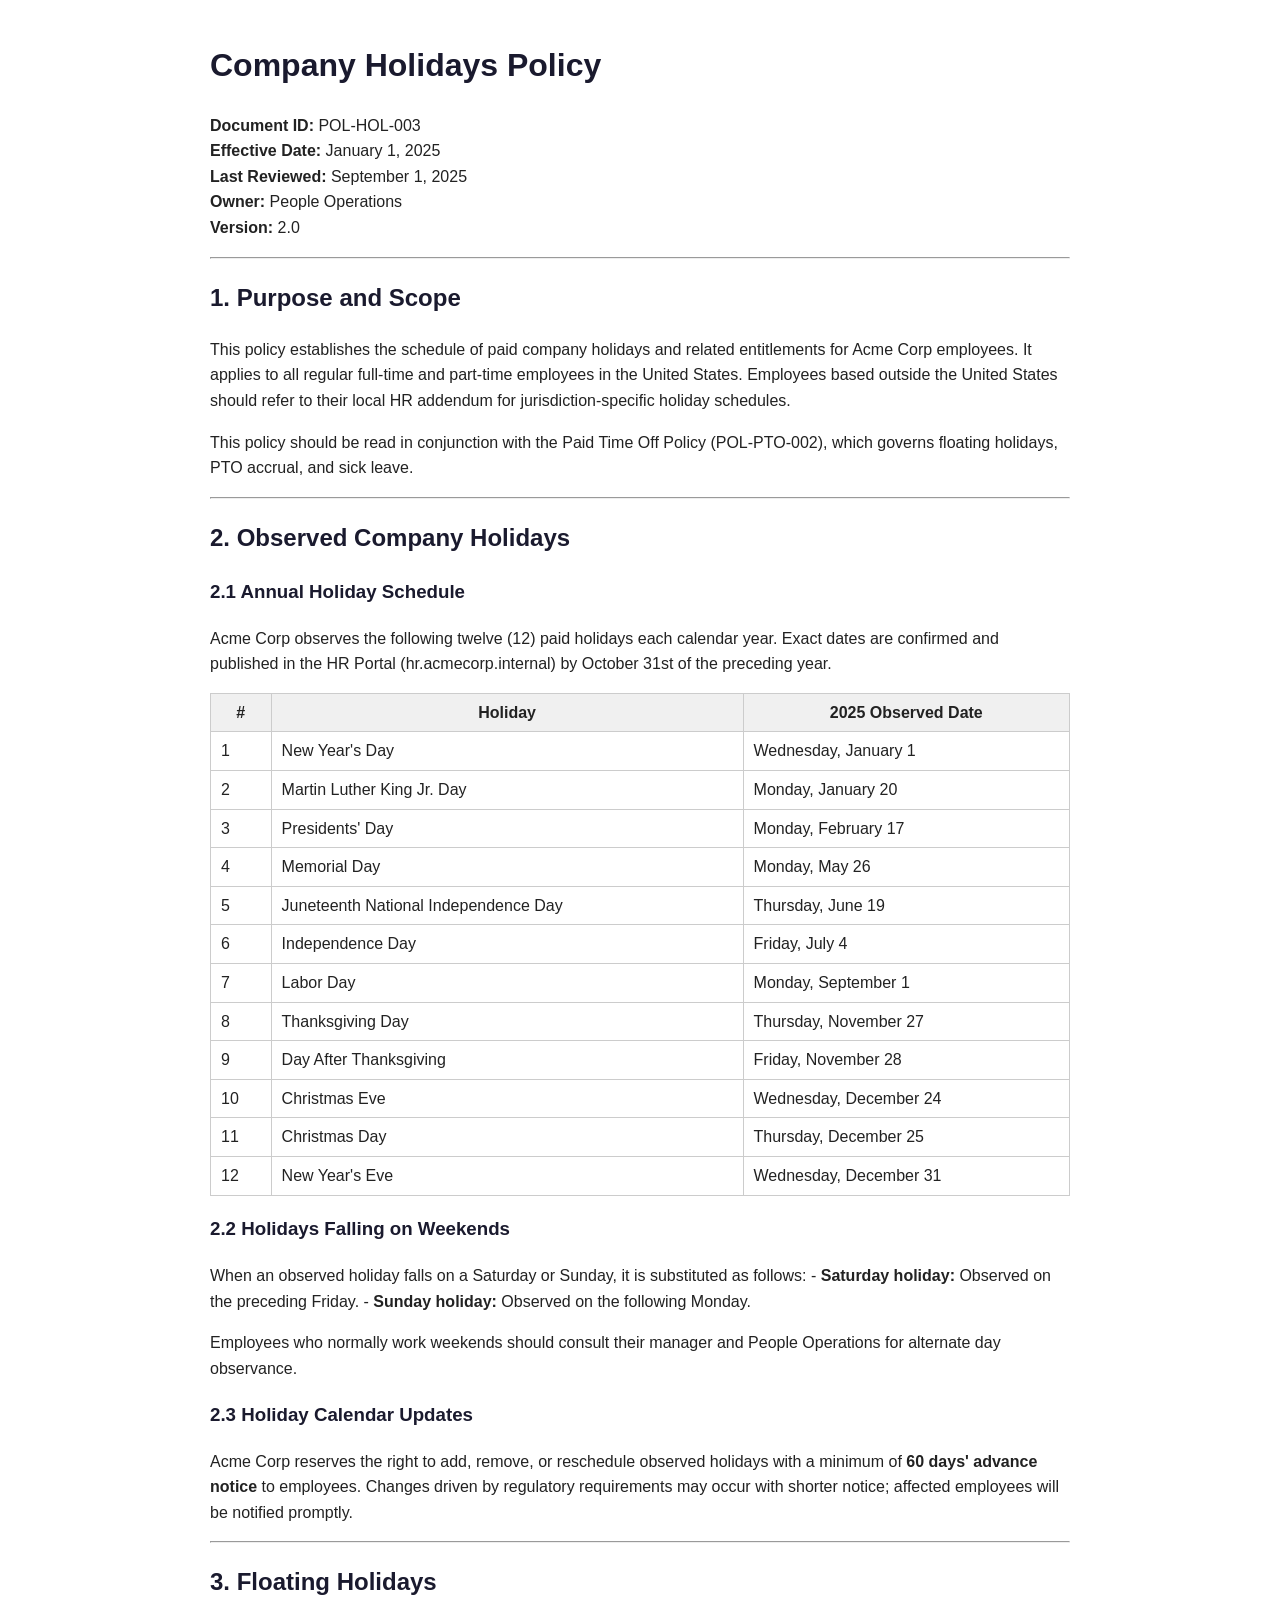
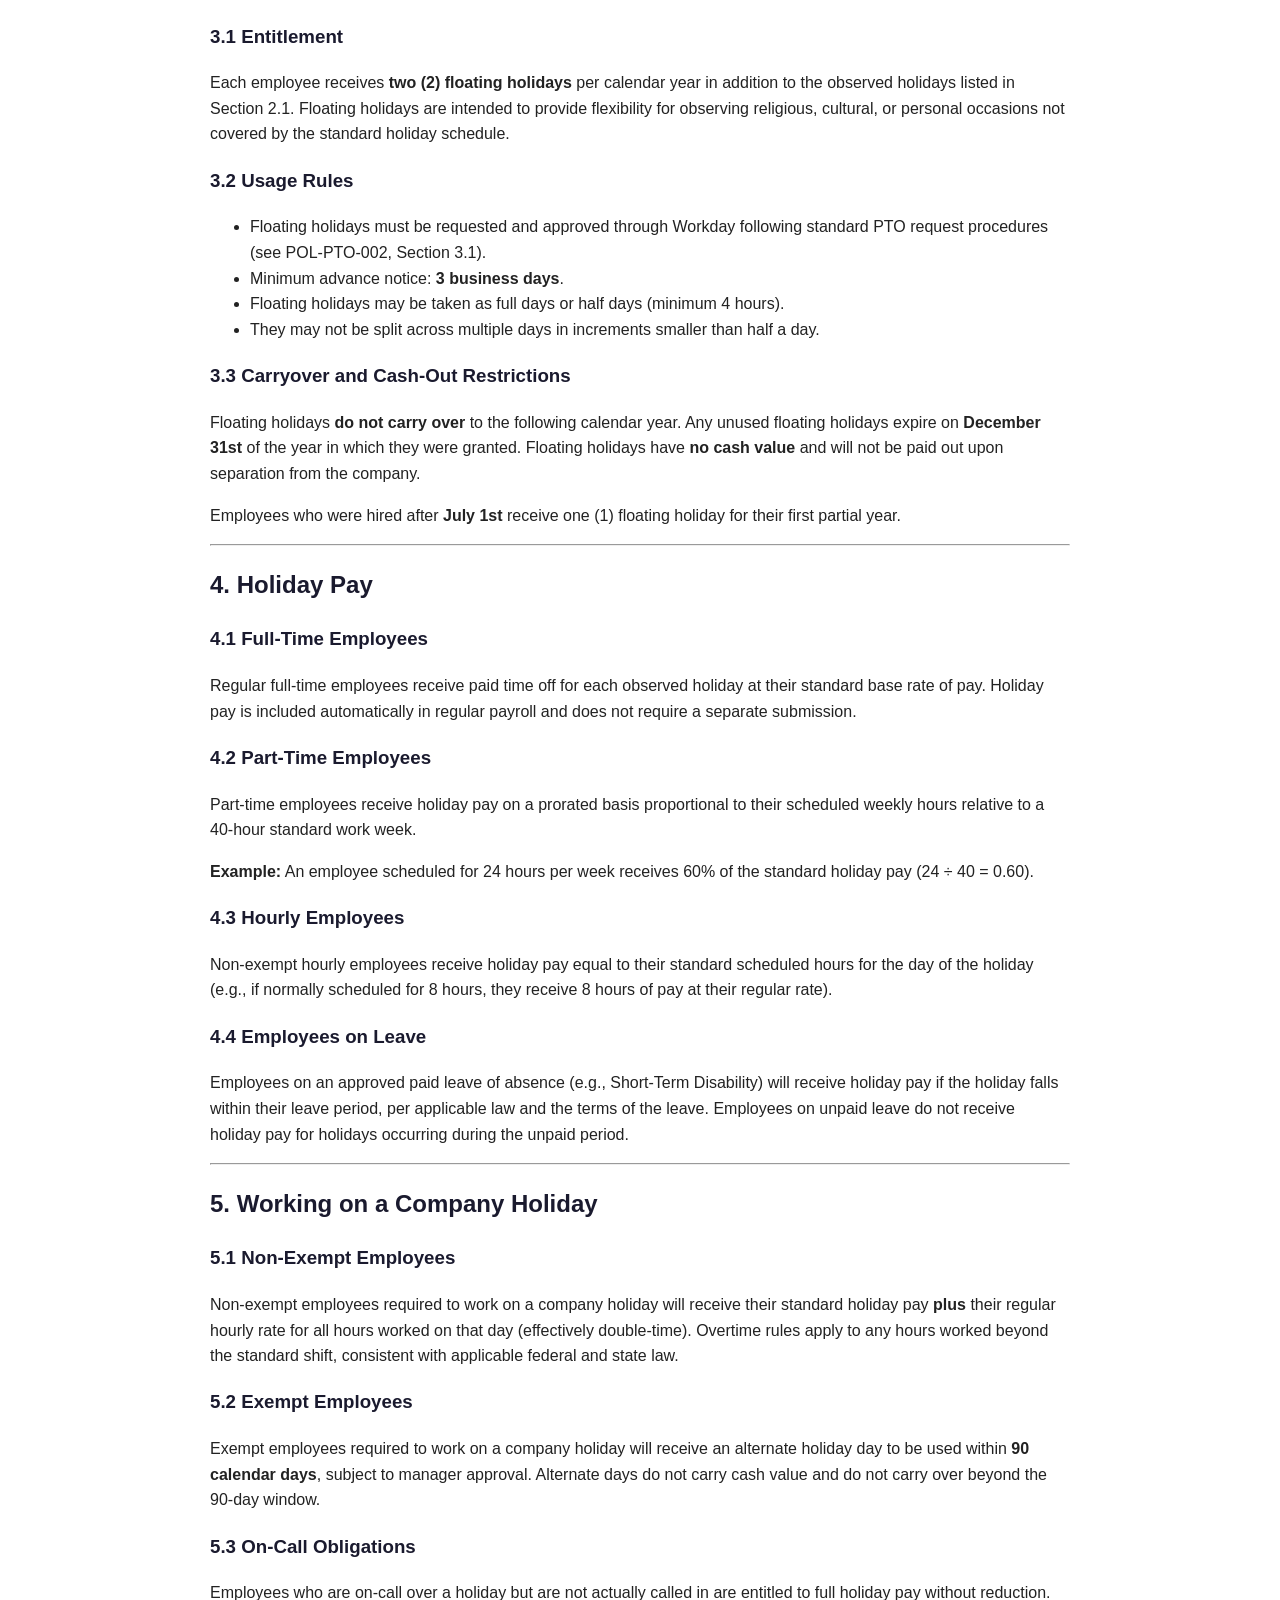
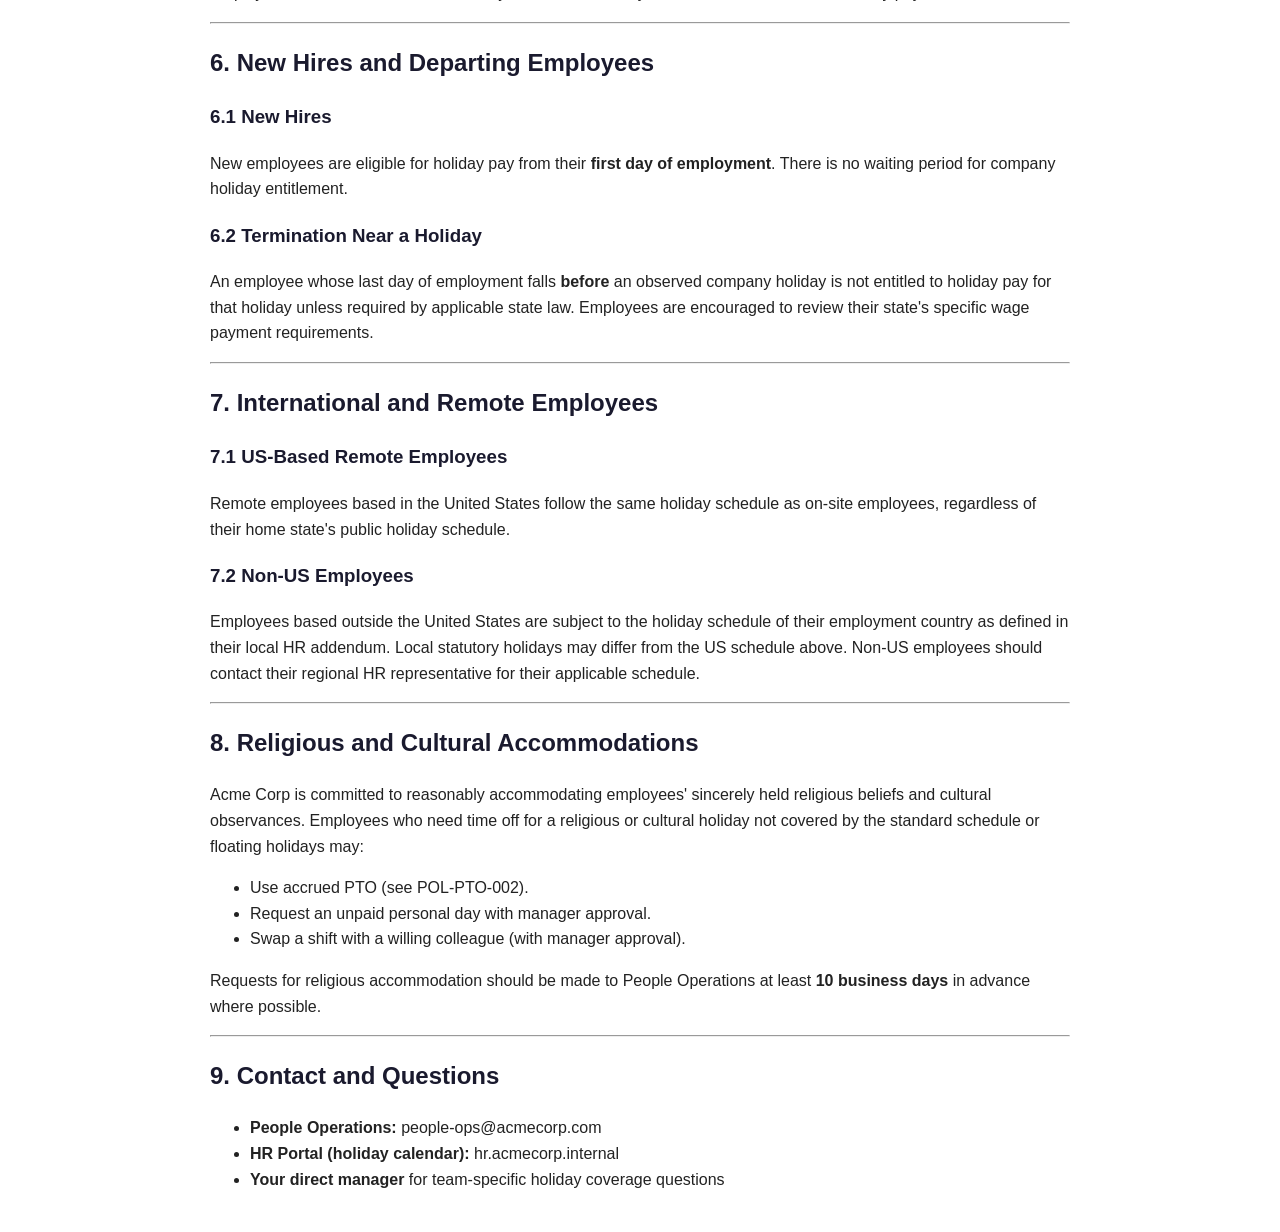
<file: data/policies/company_holidays_policy.html>
<!DOCTYPE html>
<html lang="en">
<head>
  <meta charset="UTF-8">
  <title>Company Holidays Policy</title>
  <style>
    body { font-family: Arial, sans-serif; max-width: 860px; margin: 40px auto; line-height: 1.6; color: #222; }
    h1, h2, h3 { color: #1a1a2e; }
    table { border-collapse: collapse; width: 100%; }
    th, td { border: 1px solid #ccc; padding: 6px 10px; }
    th { background: #f0f0f0; }
  </style>
</head>
<body>
<h1>Company Holidays Policy</h1>
<p><strong>Document ID:</strong> POL-HOL-003<br />
<strong>Effective Date:</strong> January 1, 2025<br />
<strong>Last Reviewed:</strong> September 1, 2025<br />
<strong>Owner:</strong> People Operations<br />
<strong>Version:</strong> 2.0</p>
<hr />
<h2>1. Purpose and Scope</h2>
<p>This policy establishes the schedule of paid company holidays and related entitlements for Acme Corp employees. It applies to all regular full-time and part-time employees in the United States. Employees based outside the United States should refer to their local HR addendum for jurisdiction-specific holiday schedules.</p>
<p>This policy should be read in conjunction with the Paid Time Off Policy (POL-PTO-002), which governs floating holidays, PTO accrual, and sick leave.</p>
<hr />
<h2>2. Observed Company Holidays</h2>
<h3>2.1 Annual Holiday Schedule</h3>
<p>Acme Corp observes the following twelve (12) paid holidays each calendar year. Exact dates are confirmed and published in the HR Portal (hr.acmecorp.internal) by October 31st of the preceding year.</p>
<table>
<thead>
<tr>
<th>#</th>
<th>Holiday</th>
<th>2025 Observed Date</th>
</tr>
</thead>
<tbody>
<tr>
<td>1</td>
<td>New Year's Day</td>
<td>Wednesday, January 1</td>
</tr>
<tr>
<td>2</td>
<td>Martin Luther King Jr. Day</td>
<td>Monday, January 20</td>
</tr>
<tr>
<td>3</td>
<td>Presidents' Day</td>
<td>Monday, February 17</td>
</tr>
<tr>
<td>4</td>
<td>Memorial Day</td>
<td>Monday, May 26</td>
</tr>
<tr>
<td>5</td>
<td>Juneteenth National Independence Day</td>
<td>Thursday, June 19</td>
</tr>
<tr>
<td>6</td>
<td>Independence Day</td>
<td>Friday, July 4</td>
</tr>
<tr>
<td>7</td>
<td>Labor Day</td>
<td>Monday, September 1</td>
</tr>
<tr>
<td>8</td>
<td>Thanksgiving Day</td>
<td>Thursday, November 27</td>
</tr>
<tr>
<td>9</td>
<td>Day After Thanksgiving</td>
<td>Friday, November 28</td>
</tr>
<tr>
<td>10</td>
<td>Christmas Eve</td>
<td>Wednesday, December 24</td>
</tr>
<tr>
<td>11</td>
<td>Christmas Day</td>
<td>Thursday, December 25</td>
</tr>
<tr>
<td>12</td>
<td>New Year's Eve</td>
<td>Wednesday, December 31</td>
</tr>
</tbody>
</table>
<h3>2.2 Holidays Falling on Weekends</h3>
<p>When an observed holiday falls on a Saturday or Sunday, it is substituted as follows:
- <strong>Saturday holiday:</strong> Observed on the preceding Friday.
- <strong>Sunday holiday:</strong> Observed on the following Monday.</p>
<p>Employees who normally work weekends should consult their manager and People Operations for alternate day observance.</p>
<h3>2.3 Holiday Calendar Updates</h3>
<p>Acme Corp reserves the right to add, remove, or reschedule observed holidays with a minimum of <strong>60 days' advance notice</strong> to employees. Changes driven by regulatory requirements may occur with shorter notice; affected employees will be notified promptly.</p>
<hr />
<h2>3. Floating Holidays</h2>
<h3>3.1 Entitlement</h3>
<p>Each employee receives <strong>two (2) floating holidays</strong> per calendar year in addition to the observed holidays listed in Section 2.1. Floating holidays are intended to provide flexibility for observing religious, cultural, or personal occasions not covered by the standard holiday schedule.</p>
<h3>3.2 Usage Rules</h3>
<ul>
<li>Floating holidays must be requested and approved through Workday following standard PTO request procedures (see POL-PTO-002, Section 3.1).</li>
<li>Minimum advance notice: <strong>3 business days</strong>.</li>
<li>Floating holidays may be taken as full days or half days (minimum 4 hours).</li>
<li>They may not be split across multiple days in increments smaller than half a day.</li>
</ul>
<h3>3.3 Carryover and Cash-Out Restrictions</h3>
<p>Floating holidays <strong>do not carry over</strong> to the following calendar year. Any unused floating holidays expire on <strong>December 31st</strong> of the year in which they were granted. Floating holidays have <strong>no cash value</strong> and will not be paid out upon separation from the company.</p>
<p>Employees who were hired after <strong>July 1st</strong> receive one (1) floating holiday for their first partial year.</p>
<hr />
<h2>4. Holiday Pay</h2>
<h3>4.1 Full-Time Employees</h3>
<p>Regular full-time employees receive paid time off for each observed holiday at their standard base rate of pay. Holiday pay is included automatically in regular payroll and does not require a separate submission.</p>
<h3>4.2 Part-Time Employees</h3>
<p>Part-time employees receive holiday pay on a prorated basis proportional to their scheduled weekly hours relative to a 40-hour standard work week.</p>
<p><strong>Example:</strong> An employee scheduled for 24 hours per week receives 60% of the standard holiday pay (24 ÷ 40 = 0.60).</p>
<h3>4.3 Hourly Employees</h3>
<p>Non-exempt hourly employees receive holiday pay equal to their standard scheduled hours for the day of the holiday (e.g., if normally scheduled for 8 hours, they receive 8 hours of pay at their regular rate).</p>
<h3>4.4 Employees on Leave</h3>
<p>Employees on an approved paid leave of absence (e.g., Short-Term Disability) will receive holiday pay if the holiday falls within their leave period, per applicable law and the terms of the leave. Employees on unpaid leave do not receive holiday pay for holidays occurring during the unpaid period.</p>
<hr />
<h2>5. Working on a Company Holiday</h2>
<h3>5.1 Non-Exempt Employees</h3>
<p>Non-exempt employees required to work on a company holiday will receive their standard holiday pay <strong>plus</strong> their regular hourly rate for all hours worked on that day (effectively double-time). Overtime rules apply to any hours worked beyond the standard shift, consistent with applicable federal and state law.</p>
<h3>5.2 Exempt Employees</h3>
<p>Exempt employees required to work on a company holiday will receive an alternate holiday day to be used within <strong>90 calendar days</strong>, subject to manager approval. Alternate days do not carry cash value and do not carry over beyond the 90-day window.</p>
<h3>5.3 On-Call Obligations</h3>
<p>Employees who are on-call over a holiday but are not actually called in are entitled to full holiday pay without reduction.</p>
<hr />
<h2>6. New Hires and Departing Employees</h2>
<h3>6.1 New Hires</h3>
<p>New employees are eligible for holiday pay from their <strong>first day of employment</strong>. There is no waiting period for company holiday entitlement.</p>
<h3>6.2 Termination Near a Holiday</h3>
<p>An employee whose last day of employment falls <strong>before</strong> an observed company holiday is not entitled to holiday pay for that holiday unless required by applicable state law. Employees are encouraged to review their state's specific wage payment requirements.</p>
<hr />
<h2>7. International and Remote Employees</h2>
<h3>7.1 US-Based Remote Employees</h3>
<p>Remote employees based in the United States follow the same holiday schedule as on-site employees, regardless of their home state's public holiday schedule.</p>
<h3>7.2 Non-US Employees</h3>
<p>Employees based outside the United States are subject to the holiday schedule of their employment country as defined in their local HR addendum. Local statutory holidays may differ from the US schedule above. Non-US employees should contact their regional HR representative for their applicable schedule.</p>
<hr />
<h2>8. Religious and Cultural Accommodations</h2>
<p>Acme Corp is committed to reasonably accommodating employees' sincerely held religious beliefs and cultural observances. Employees who need time off for a religious or cultural holiday not covered by the standard schedule or floating holidays may:</p>
<ul>
<li>Use accrued PTO (see POL-PTO-002).</li>
<li>Request an unpaid personal day with manager approval.</li>
<li>Swap a shift with a willing colleague (with manager approval).</li>
</ul>
<p>Requests for religious accommodation should be made to People Operations at least <strong>10 business days</strong> in advance where possible.</p>
<hr />
<h2>9. Contact and Questions</h2>
<ul>
<li><strong>People Operations:</strong> people-ops@acmecorp.com</li>
<li><strong>HR Portal (holiday calendar):</strong> hr.acmecorp.internal</li>
<li><strong>Your direct manager</strong> for team-specific holiday coverage questions</li>
</ul>
</body>
</html>
</file>
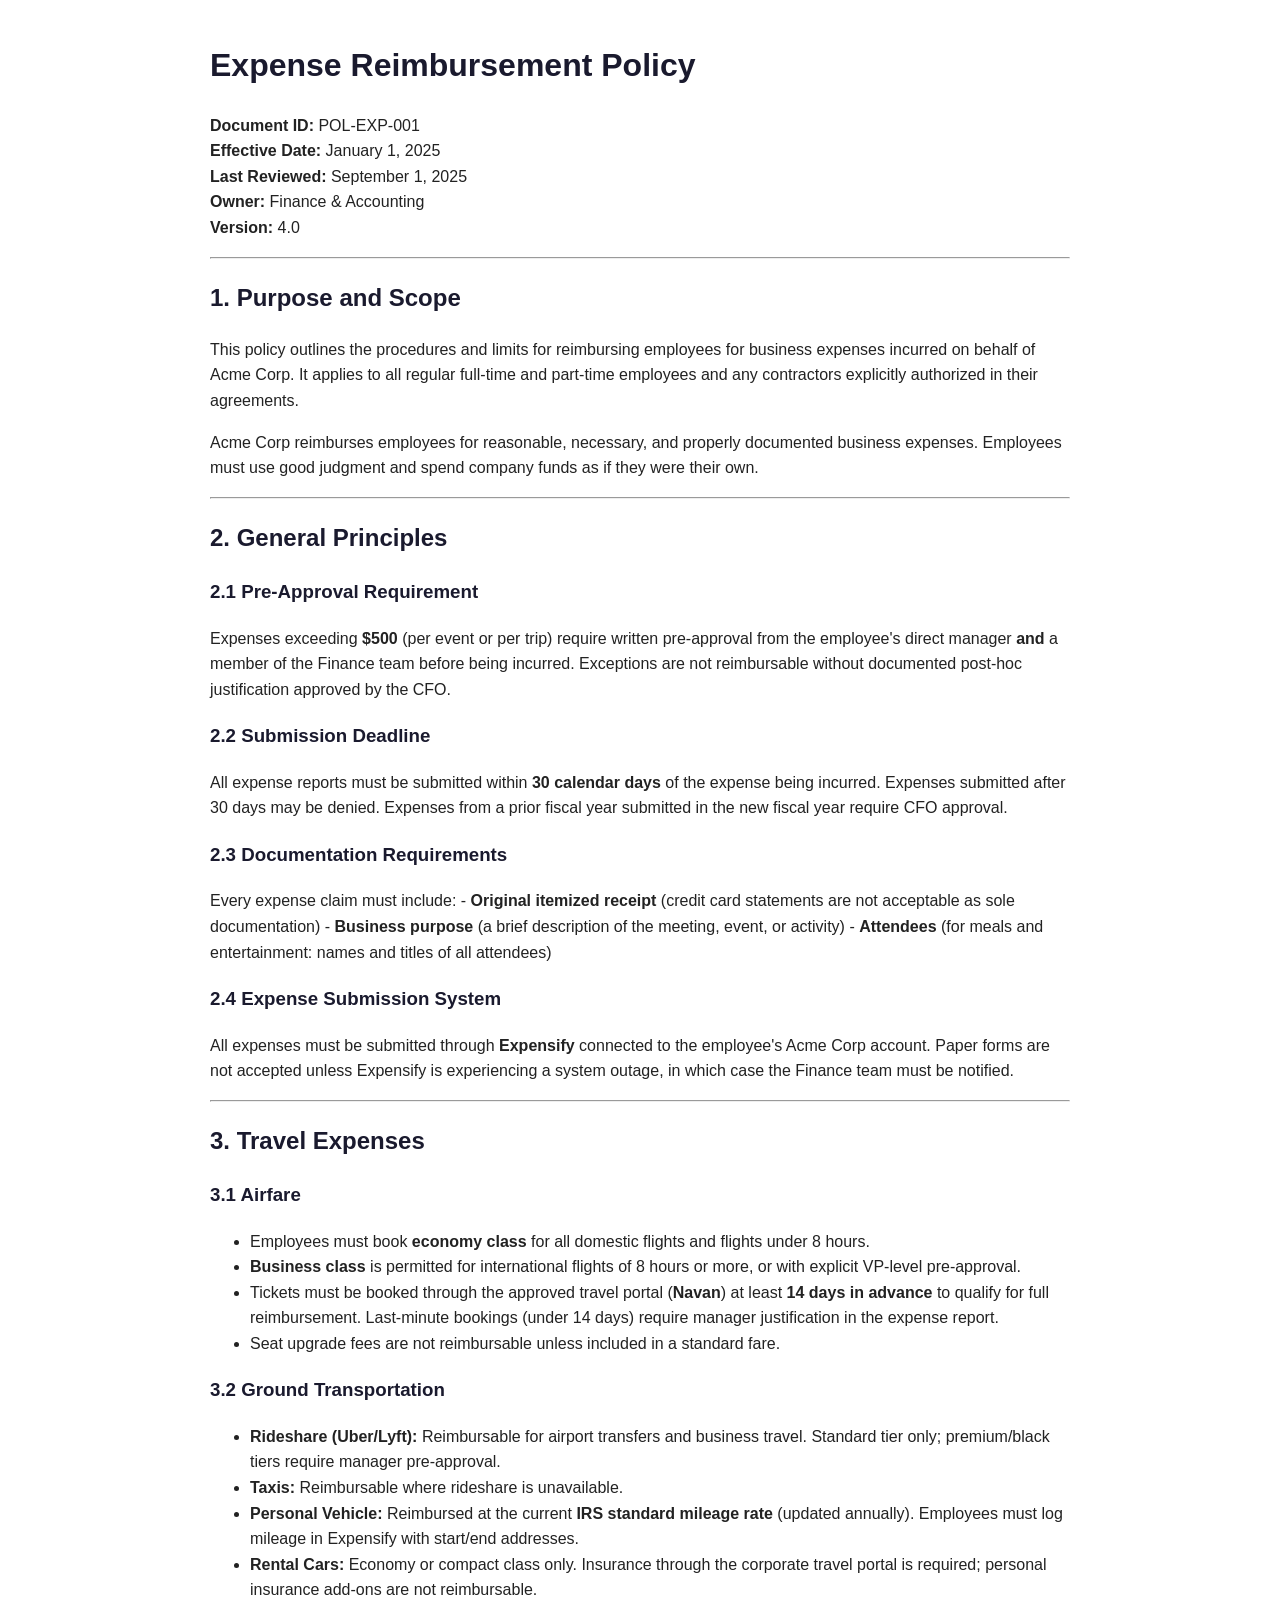
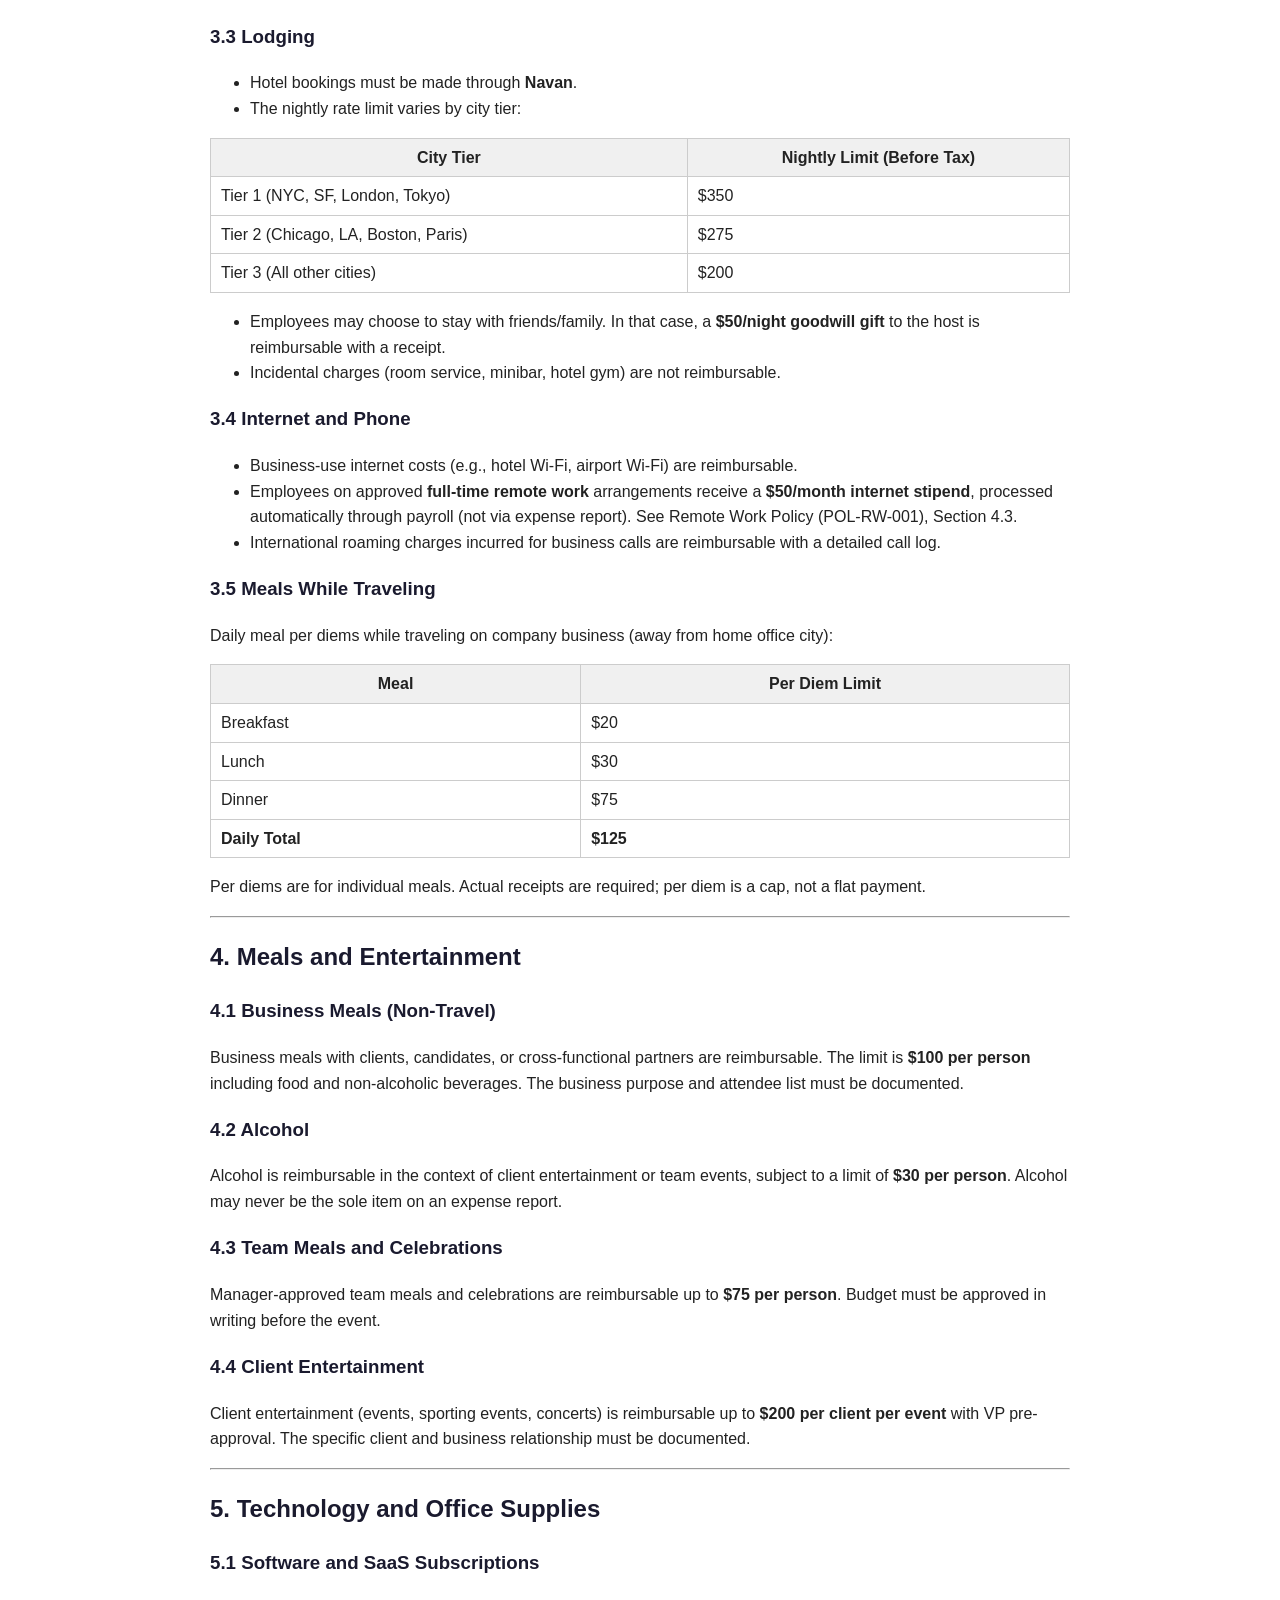
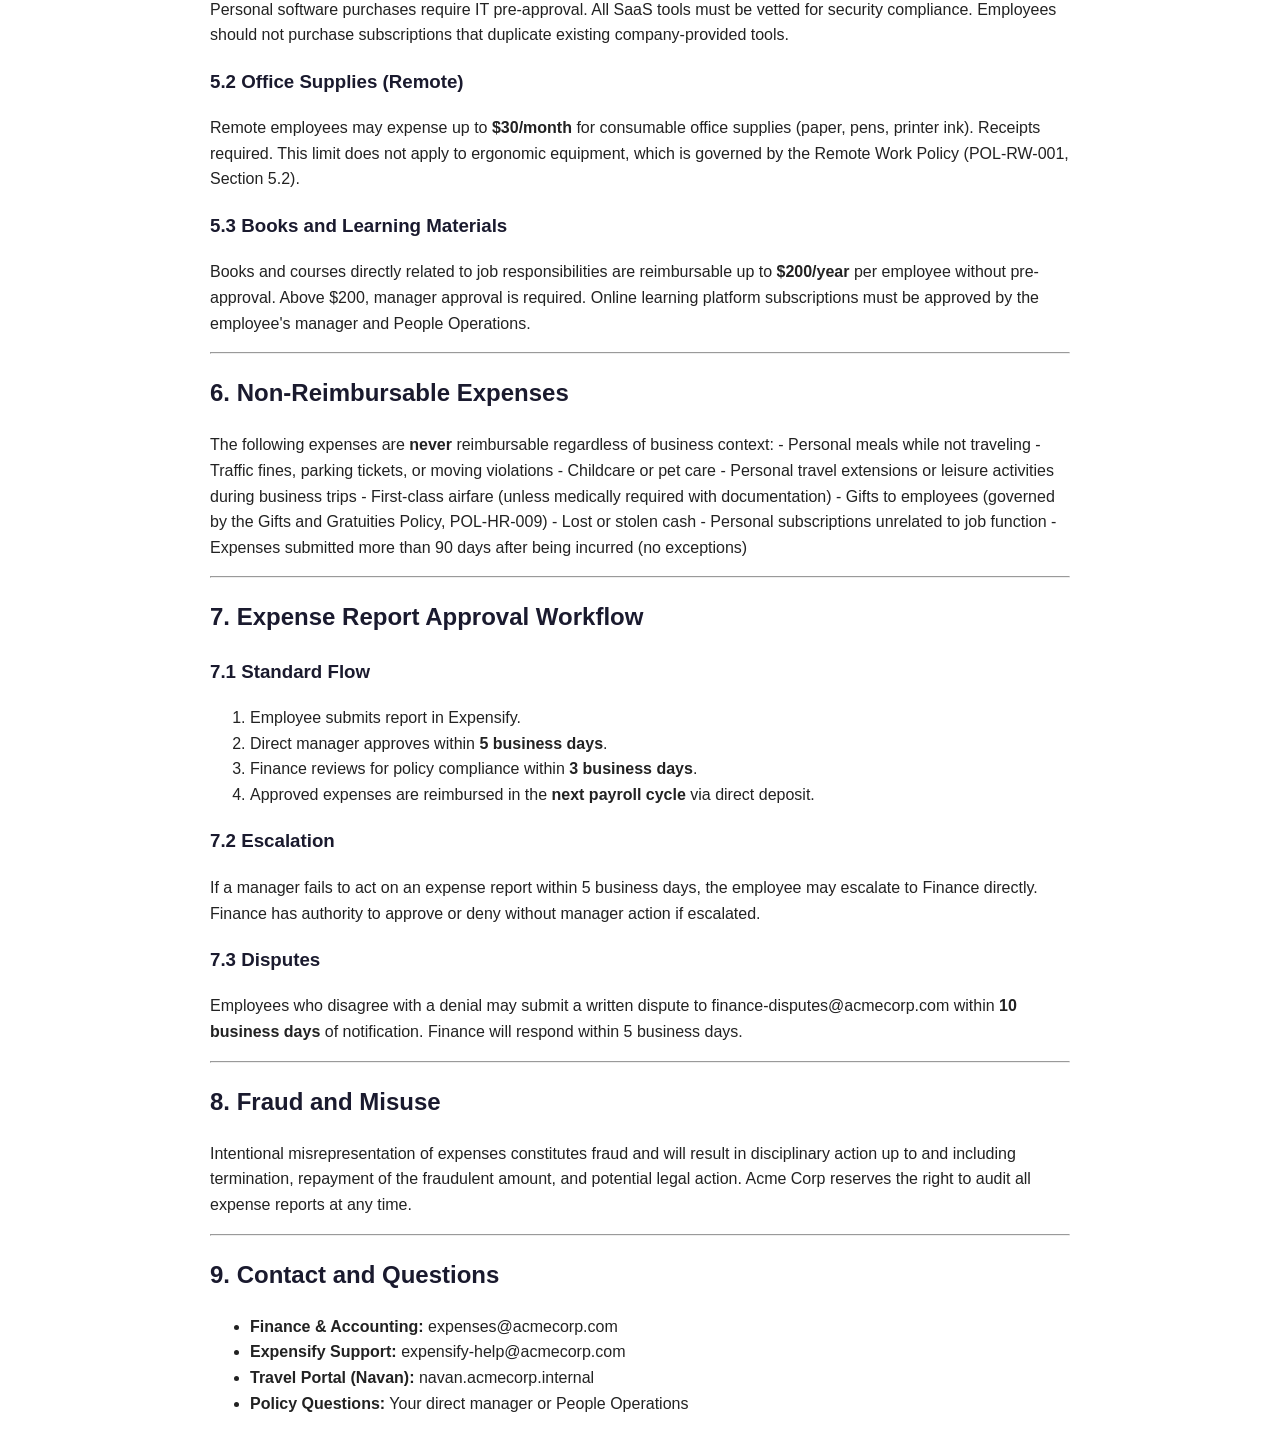
<file: data/policies/expense_reimbursement_policy.html>
<!DOCTYPE html>
<html lang="en">
<head>
  <meta charset="UTF-8">
  <title>Expense Reimbursement Policy</title>
  <style>
    body { font-family: Arial, sans-serif; max-width: 860px; margin: 40px auto; line-height: 1.6; color: #222; }
    h1, h2, h3 { color: #1a1a2e; }
    table { border-collapse: collapse; width: 100%; }
    th, td { border: 1px solid #ccc; padding: 6px 10px; }
    th { background: #f0f0f0; }
  </style>
</head>
<body>
<h1>Expense Reimbursement Policy</h1>
<p><strong>Document ID:</strong> POL-EXP-001<br />
<strong>Effective Date:</strong> January 1, 2025<br />
<strong>Last Reviewed:</strong> September 1, 2025<br />
<strong>Owner:</strong> Finance &amp; Accounting<br />
<strong>Version:</strong> 4.0</p>
<hr />
<h2>1. Purpose and Scope</h2>
<p>This policy outlines the procedures and limits for reimbursing employees for business expenses incurred on behalf of Acme Corp. It applies to all regular full-time and part-time employees and any contractors explicitly authorized in their agreements.</p>
<p>Acme Corp reimburses employees for reasonable, necessary, and properly documented business expenses. Employees must use good judgment and spend company funds as if they were their own.</p>
<hr />
<h2>2. General Principles</h2>
<h3>2.1 Pre-Approval Requirement</h3>
<p>Expenses exceeding <strong>$500</strong> (per event or per trip) require written pre-approval from the employee's direct manager <strong>and</strong> a member of the Finance team before being incurred. Exceptions are not reimbursable without documented post-hoc justification approved by the CFO.</p>
<h3>2.2 Submission Deadline</h3>
<p>All expense reports must be submitted within <strong>30 calendar days</strong> of the expense being incurred. Expenses submitted after 30 days may be denied. Expenses from a prior fiscal year submitted in the new fiscal year require CFO approval.</p>
<h3>2.3 Documentation Requirements</h3>
<p>Every expense claim must include:
- <strong>Original itemized receipt</strong> (credit card statements are not acceptable as sole documentation)
- <strong>Business purpose</strong> (a brief description of the meeting, event, or activity)
- <strong>Attendees</strong> (for meals and entertainment: names and titles of all attendees)</p>
<h3>2.4 Expense Submission System</h3>
<p>All expenses must be submitted through <strong>Expensify</strong> connected to the employee's Acme Corp account. Paper forms are not accepted unless Expensify is experiencing a system outage, in which case the Finance team must be notified.</p>
<hr />
<h2>3. Travel Expenses</h2>
<h3>3.1 Airfare</h3>
<ul>
<li>Employees must book <strong>economy class</strong> for all domestic flights and flights under 8 hours.</li>
<li><strong>Business class</strong> is permitted for international flights of 8 hours or more, or with explicit VP-level pre-approval.</li>
<li>Tickets must be booked through the approved travel portal (<strong>Navan</strong>) at least <strong>14 days in advance</strong> to qualify for full reimbursement. Last-minute bookings (under 14 days) require manager justification in the expense report.</li>
<li>Seat upgrade fees are not reimbursable unless included in a standard fare.</li>
</ul>
<h3>3.2 Ground Transportation</h3>
<ul>
<li><strong>Rideshare (Uber/Lyft):</strong> Reimbursable for airport transfers and business travel. Standard tier only; premium/black tiers require manager pre-approval.</li>
<li><strong>Taxis:</strong> Reimbursable where rideshare is unavailable.</li>
<li><strong>Personal Vehicle:</strong> Reimbursed at the current <strong>IRS standard mileage rate</strong> (updated annually). Employees must log mileage in Expensify with start/end addresses.</li>
<li><strong>Rental Cars:</strong> Economy or compact class only. Insurance through the corporate travel portal is required; personal insurance add-ons are not reimbursable.</li>
</ul>
<h3>3.3 Lodging</h3>
<ul>
<li>Hotel bookings must be made through <strong>Navan</strong>.</li>
<li>The nightly rate limit varies by city tier:</li>
</ul>
<table>
<thead>
<tr>
<th>City Tier</th>
<th>Nightly Limit (Before Tax)</th>
</tr>
</thead>
<tbody>
<tr>
<td>Tier 1 (NYC, SF, London, Tokyo)</td>
<td>$350</td>
</tr>
<tr>
<td>Tier 2 (Chicago, LA, Boston, Paris)</td>
<td>$275</td>
</tr>
<tr>
<td>Tier 3 (All other cities)</td>
<td>$200</td>
</tr>
</tbody>
</table>
<ul>
<li>Employees may choose to stay with friends/family. In that case, a <strong>$50/night goodwill gift</strong> to the host is reimbursable with a receipt.</li>
<li>Incidental charges (room service, minibar, hotel gym) are not reimbursable.</li>
</ul>
<h3>3.4 Internet and Phone</h3>
<ul>
<li>Business-use internet costs (e.g., hotel Wi-Fi, airport Wi-Fi) are reimbursable.</li>
<li>Employees on approved <strong>full-time remote work</strong> arrangements receive a <strong>$50/month internet stipend</strong>, processed automatically through payroll (not via expense report). See Remote Work Policy (POL-RW-001), Section 4.3.</li>
<li>International roaming charges incurred for business calls are reimbursable with a detailed call log.</li>
</ul>
<h3>3.5 Meals While Traveling</h3>
<p>Daily meal per diems while traveling on company business (away from home office city):</p>
<table>
<thead>
<tr>
<th>Meal</th>
<th>Per Diem Limit</th>
</tr>
</thead>
<tbody>
<tr>
<td>Breakfast</td>
<td>$20</td>
</tr>
<tr>
<td>Lunch</td>
<td>$30</td>
</tr>
<tr>
<td>Dinner</td>
<td>$75</td>
</tr>
<tr>
<td><strong>Daily Total</strong></td>
<td><strong>$125</strong></td>
</tr>
</tbody>
</table>
<p>Per diems are for individual meals. Actual receipts are required; per diem is a cap, not a flat payment.</p>
<hr />
<h2>4. Meals and Entertainment</h2>
<h3>4.1 Business Meals (Non-Travel)</h3>
<p>Business meals with clients, candidates, or cross-functional partners are reimbursable. The limit is <strong>$100 per person</strong> including food and non-alcoholic beverages. The business purpose and attendee list must be documented.</p>
<h3>4.2 Alcohol</h3>
<p>Alcohol is reimbursable in the context of client entertainment or team events, subject to a limit of <strong>$30 per person</strong>. Alcohol may never be the sole item on an expense report.</p>
<h3>4.3 Team Meals and Celebrations</h3>
<p>Manager-approved team meals and celebrations are reimbursable up to <strong>$75 per person</strong>. Budget must be approved in writing before the event.</p>
<h3>4.4 Client Entertainment</h3>
<p>Client entertainment (events, sporting events, concerts) is reimbursable up to <strong>$200 per client per event</strong> with VP pre-approval. The specific client and business relationship must be documented.</p>
<hr />
<h2>5. Technology and Office Supplies</h2>
<h3>5.1 Software and SaaS Subscriptions</h3>
<p>Personal software purchases require IT pre-approval. All SaaS tools must be vetted for security compliance. Employees should not purchase subscriptions that duplicate existing company-provided tools.</p>
<h3>5.2 Office Supplies (Remote)</h3>
<p>Remote employees may expense up to <strong>$30/month</strong> for consumable office supplies (paper, pens, printer ink). Receipts required. This limit does not apply to ergonomic equipment, which is governed by the Remote Work Policy (POL-RW-001, Section 5.2).</p>
<h3>5.3 Books and Learning Materials</h3>
<p>Books and courses directly related to job responsibilities are reimbursable up to <strong>$200/year</strong> per employee without pre-approval. Above $200, manager approval is required. Online learning platform subscriptions must be approved by the employee's manager and People Operations.</p>
<hr />
<h2>6. Non-Reimbursable Expenses</h2>
<p>The following expenses are <strong>never</strong> reimbursable regardless of business context:
- Personal meals while not traveling
- Traffic fines, parking tickets, or moving violations
- Childcare or pet care
- Personal travel extensions or leisure activities during business trips
- First-class airfare (unless medically required with documentation)
- Gifts to employees (governed by the Gifts and Gratuities Policy, POL-HR-009)
- Lost or stolen cash
- Personal subscriptions unrelated to job function
- Expenses submitted more than 90 days after being incurred (no exceptions)</p>
<hr />
<h2>7. Expense Report Approval Workflow</h2>
<h3>7.1 Standard Flow</h3>
<ol>
<li>Employee submits report in Expensify.</li>
<li>Direct manager approves within <strong>5 business days</strong>.</li>
<li>Finance reviews for policy compliance within <strong>3 business days</strong>.</li>
<li>Approved expenses are reimbursed in the <strong>next payroll cycle</strong> via direct deposit.</li>
</ol>
<h3>7.2 Escalation</h3>
<p>If a manager fails to act on an expense report within 5 business days, the employee may escalate to Finance directly. Finance has authority to approve or deny without manager action if escalated.</p>
<h3>7.3 Disputes</h3>
<p>Employees who disagree with a denial may submit a written dispute to finance-disputes@acmecorp.com within <strong>10 business days</strong> of notification. Finance will respond within 5 business days.</p>
<hr />
<h2>8. Fraud and Misuse</h2>
<p>Intentional misrepresentation of expenses constitutes fraud and will result in disciplinary action up to and including termination, repayment of the fraudulent amount, and potential legal action. Acme Corp reserves the right to audit all expense reports at any time.</p>
<hr />
<h2>9. Contact and Questions</h2>
<ul>
<li><strong>Finance &amp; Accounting:</strong> expenses@acmecorp.com</li>
<li><strong>Expensify Support:</strong> expensify-help@acmecorp.com  </li>
<li><strong>Travel Portal (Navan):</strong> navan.acmecorp.internal</li>
<li><strong>Policy Questions:</strong> Your direct manager or People Operations</li>
</ul>
</body>
</html>
</file>
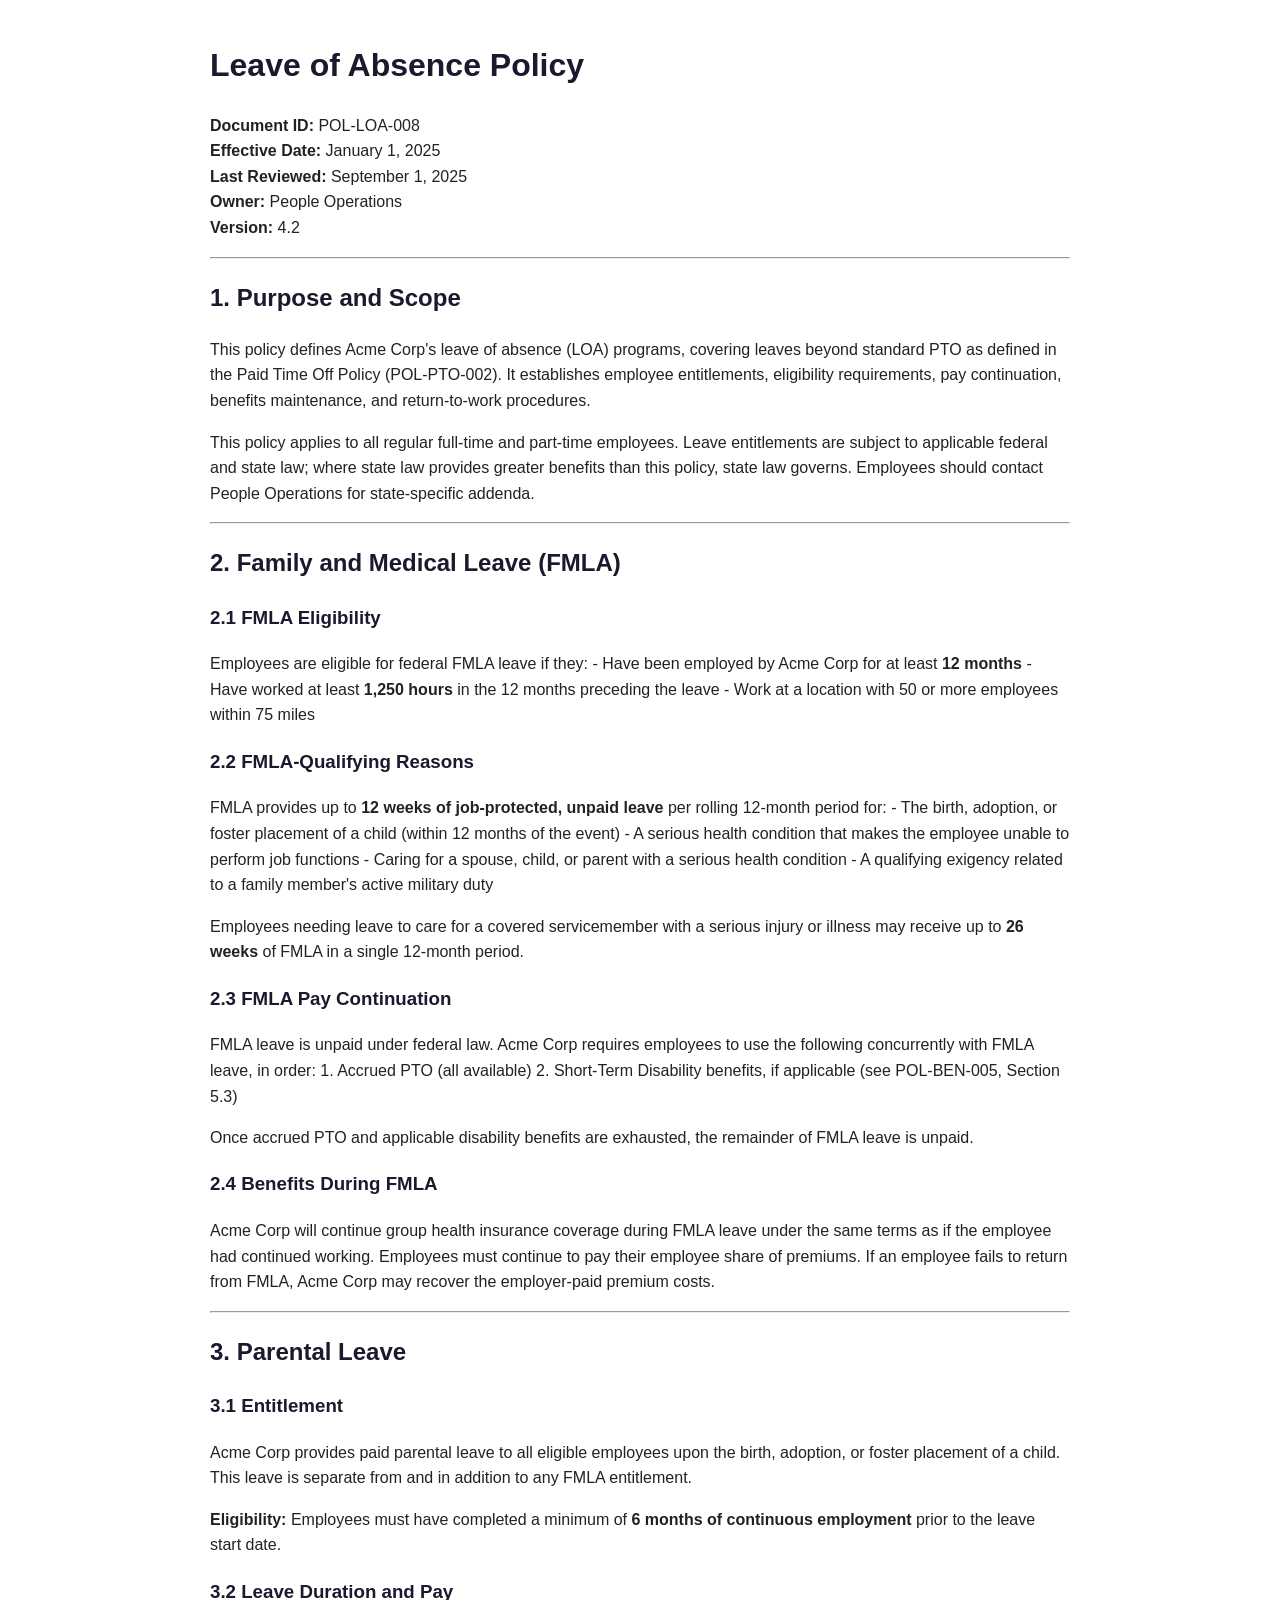
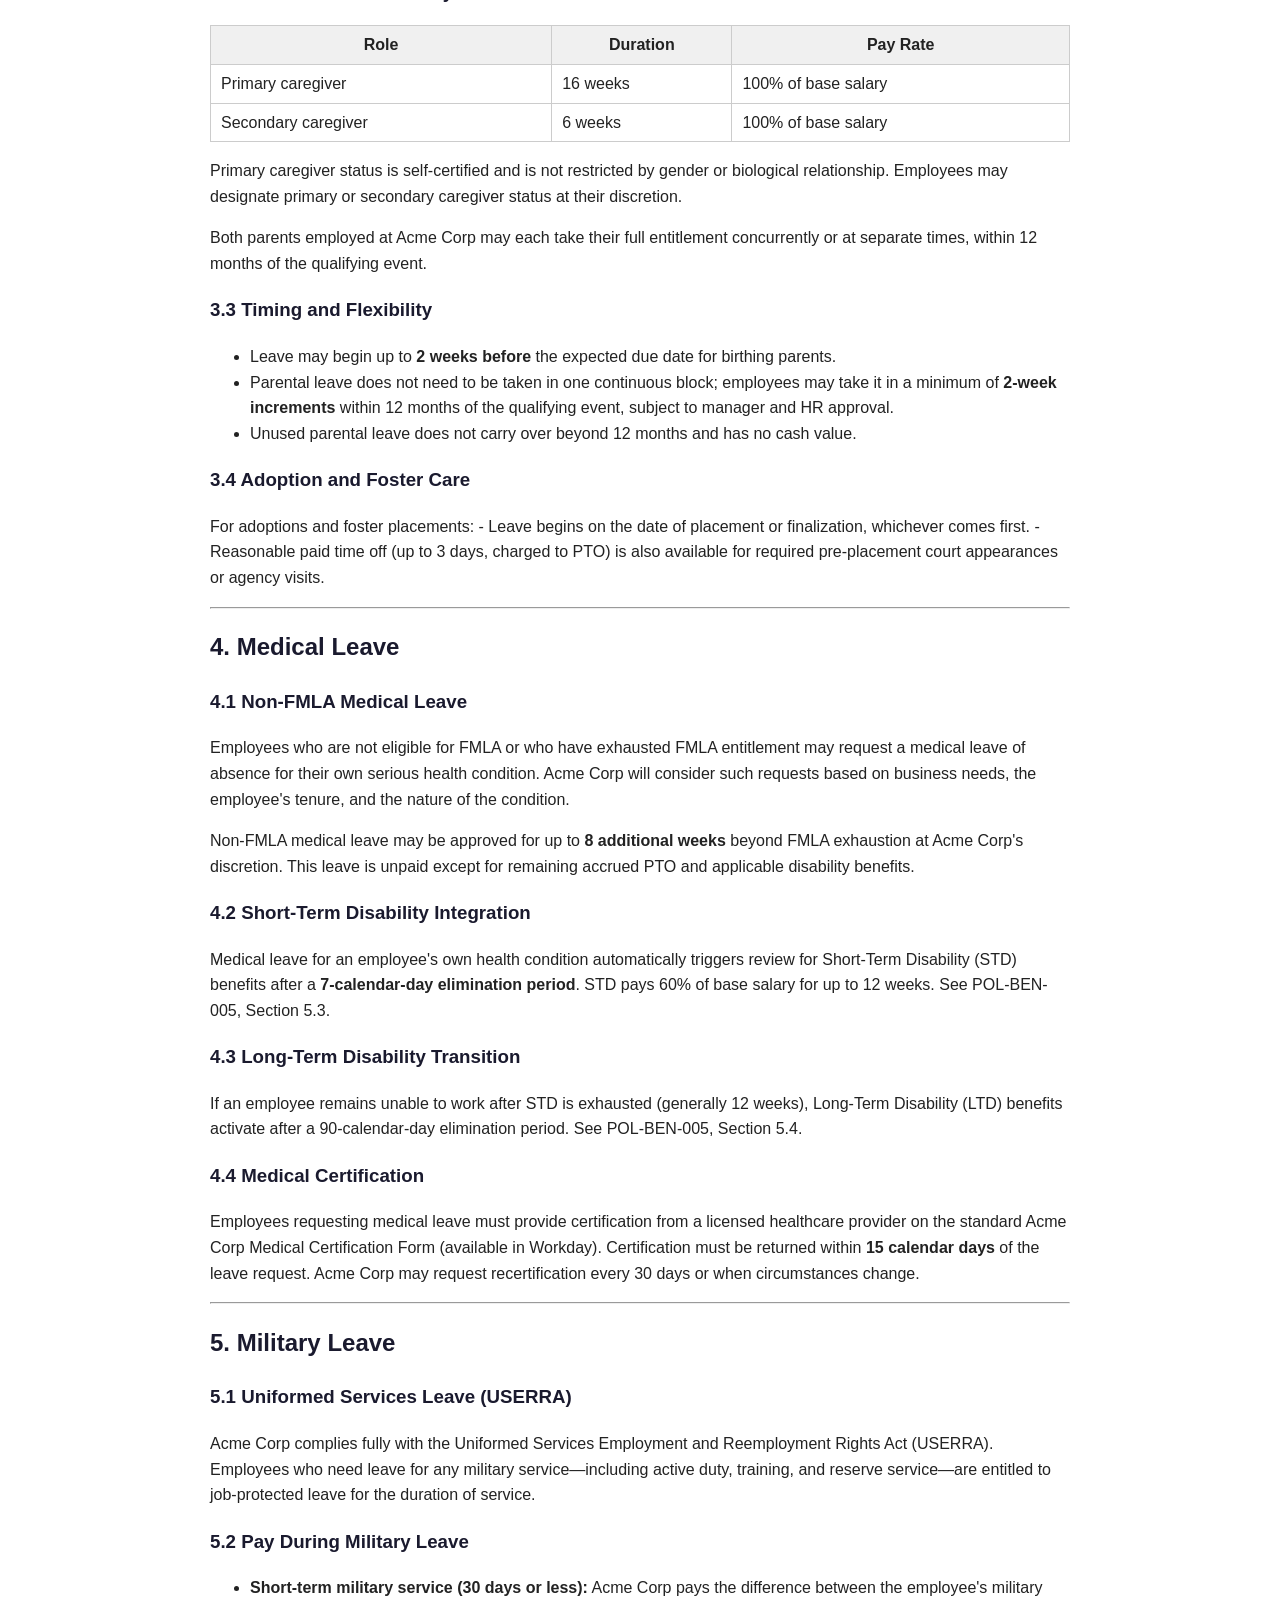
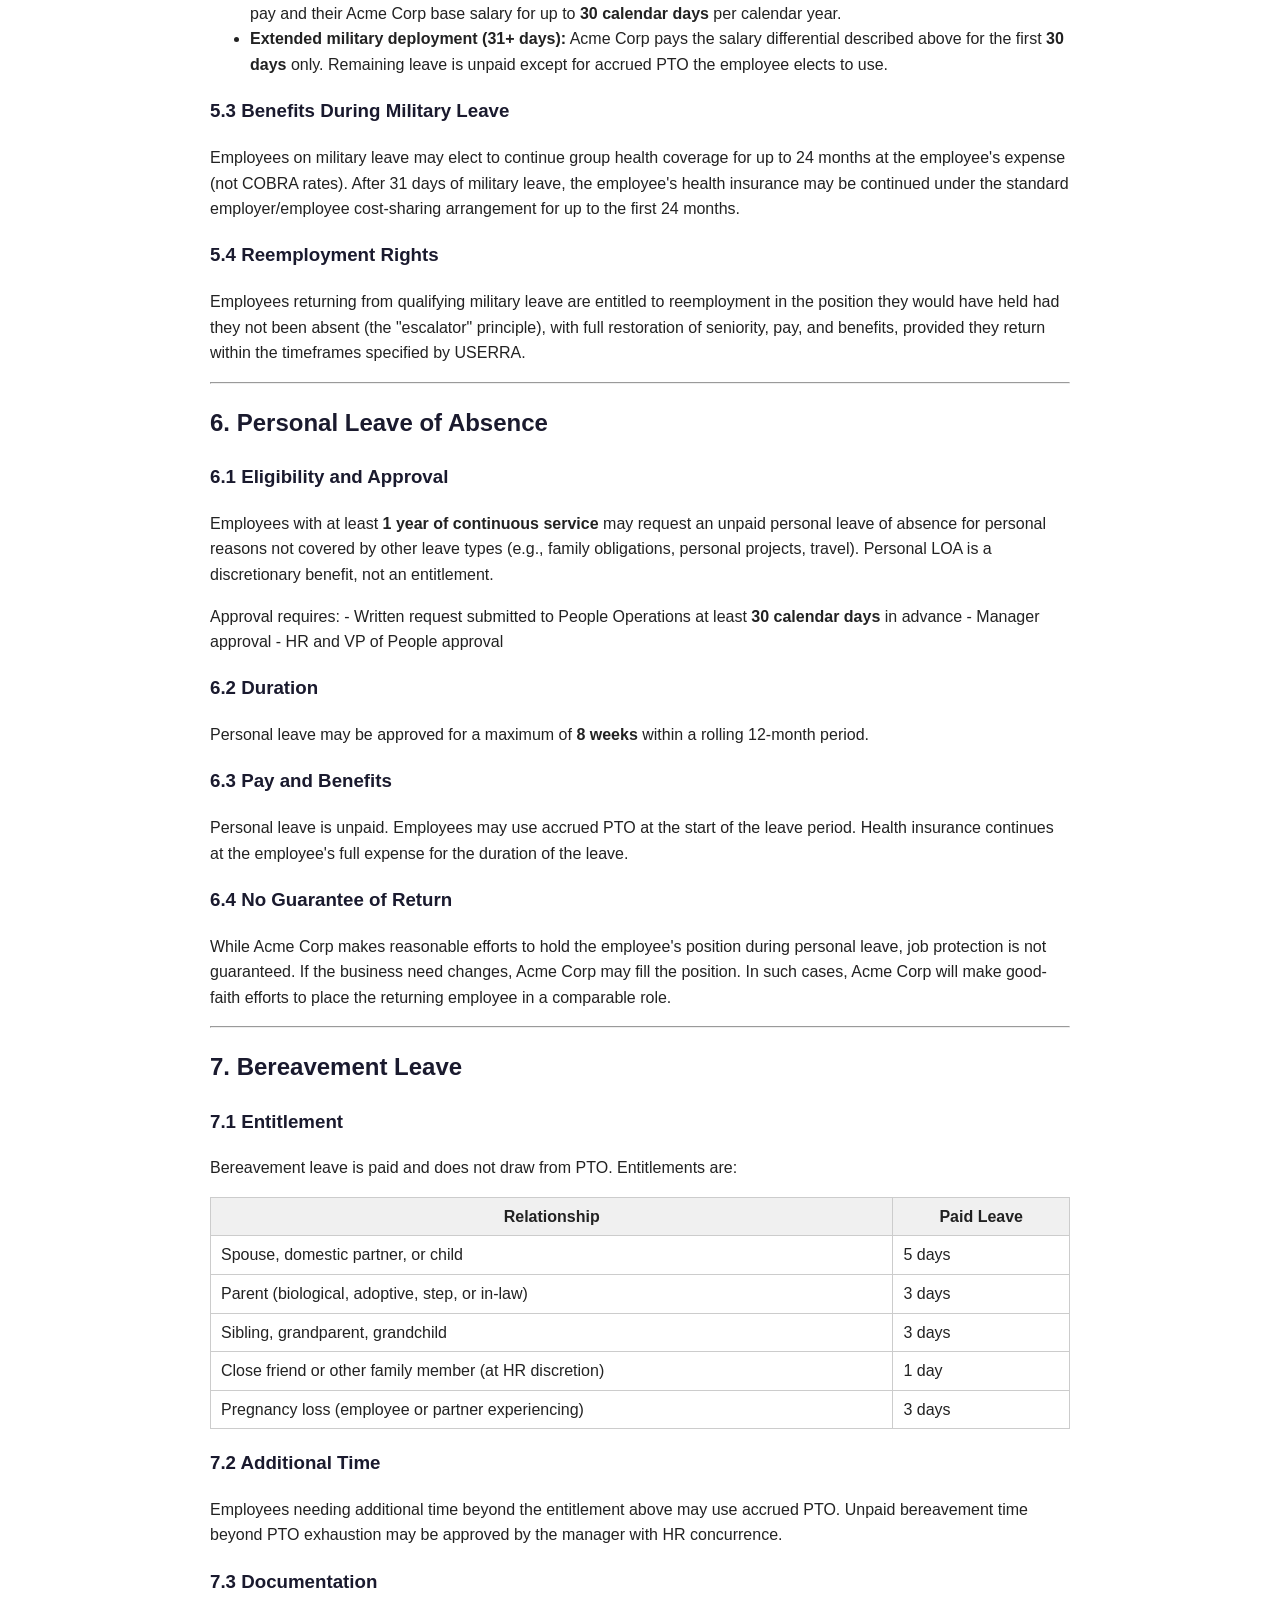
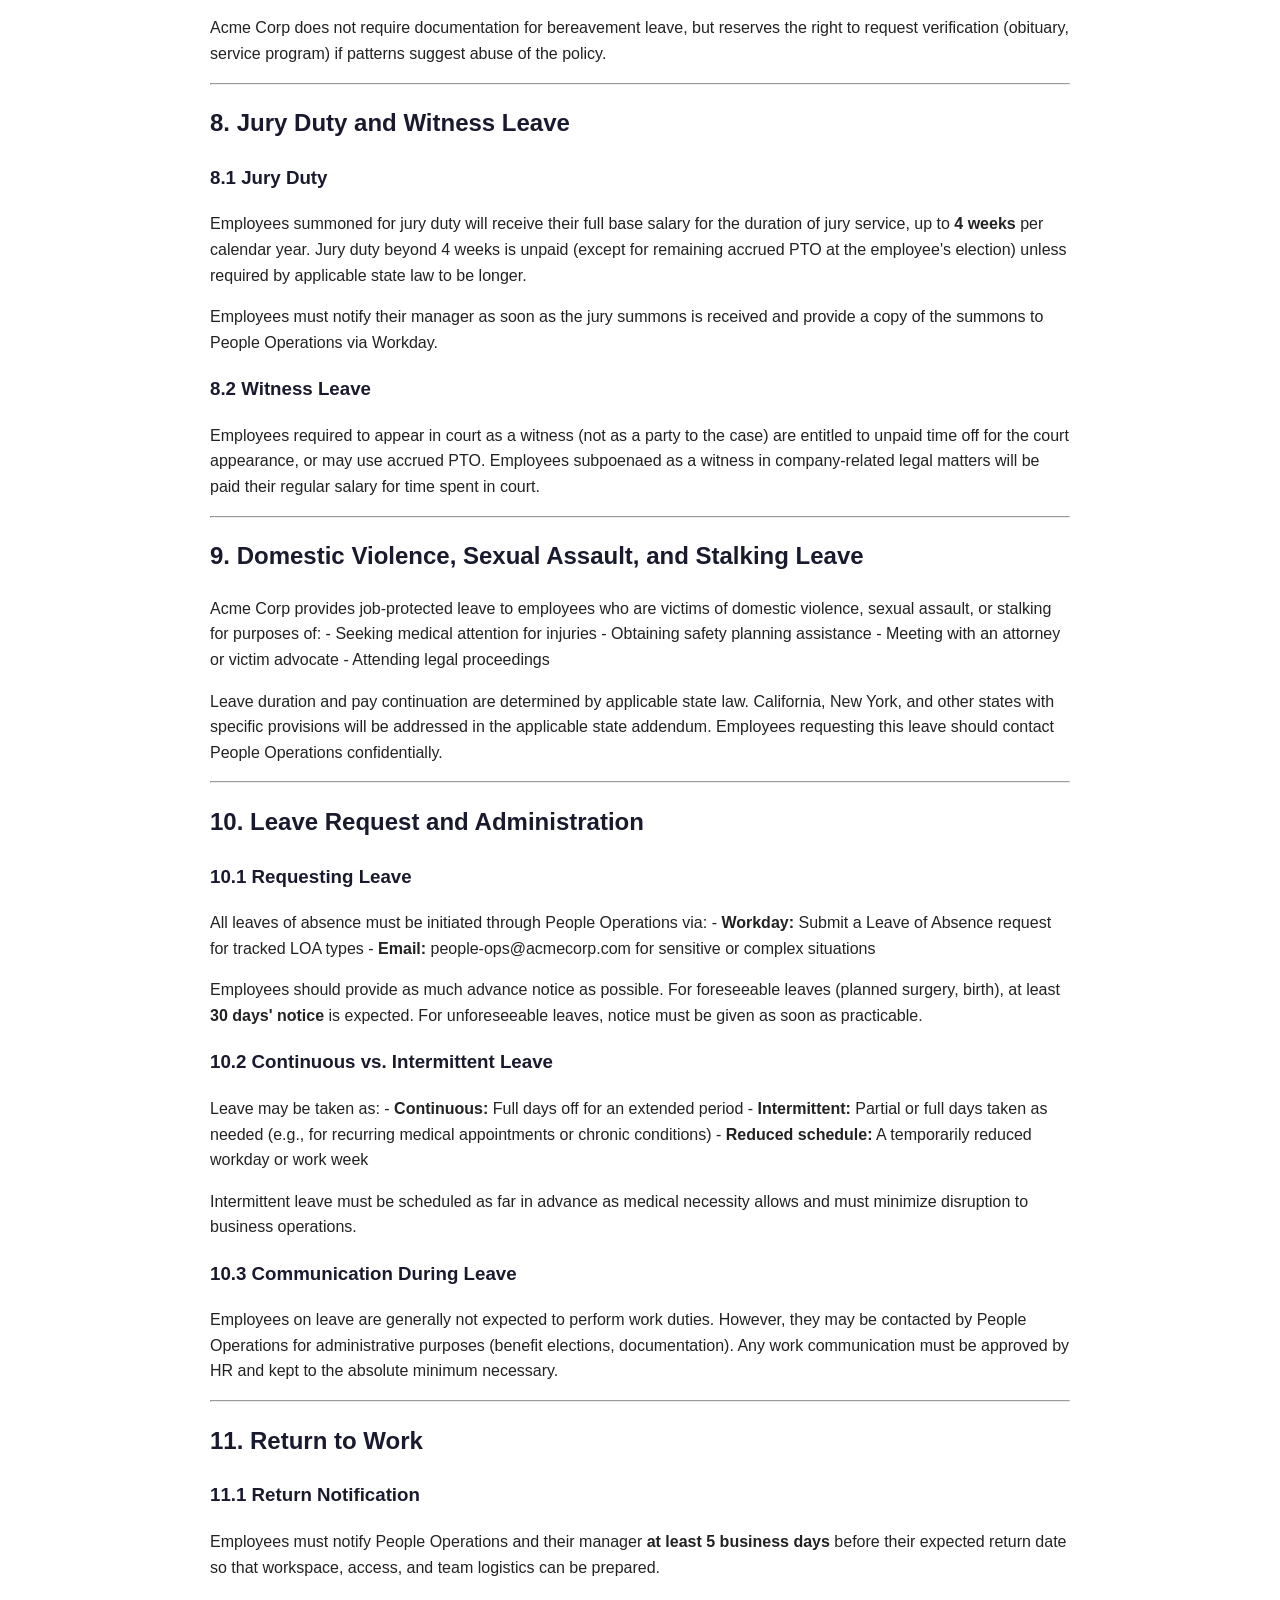
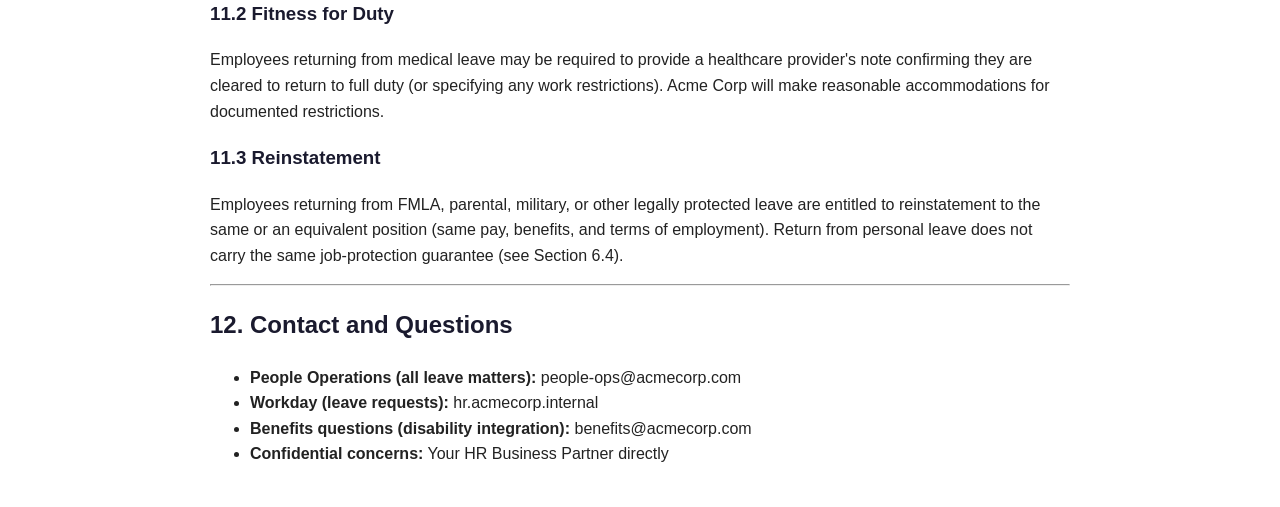
<file: data/policies/leave_of_absence_policy.html>
<!DOCTYPE html>
<html lang="en">
<head>
  <meta charset="UTF-8">
  <title>Leave Of Absence Policy</title>
  <style>
    body { font-family: Arial, sans-serif; max-width: 860px; margin: 40px auto; line-height: 1.6; color: #222; }
    h1, h2, h3 { color: #1a1a2e; }
    table { border-collapse: collapse; width: 100%; }
    th, td { border: 1px solid #ccc; padding: 6px 10px; }
    th { background: #f0f0f0; }
  </style>
</head>
<body>
<h1>Leave of Absence Policy</h1>
<p><strong>Document ID:</strong> POL-LOA-008<br />
<strong>Effective Date:</strong> January 1, 2025<br />
<strong>Last Reviewed:</strong> September 1, 2025<br />
<strong>Owner:</strong> People Operations<br />
<strong>Version:</strong> 4.2</p>
<hr />
<h2>1. Purpose and Scope</h2>
<p>This policy defines Acme Corp's leave of absence (LOA) programs, covering leaves beyond standard PTO as defined in the Paid Time Off Policy (POL-PTO-002). It establishes employee entitlements, eligibility requirements, pay continuation, benefits maintenance, and return-to-work procedures.</p>
<p>This policy applies to all regular full-time and part-time employees. Leave entitlements are subject to applicable federal and state law; where state law provides greater benefits than this policy, state law governs. Employees should contact People Operations for state-specific addenda.</p>
<hr />
<h2>2. Family and Medical Leave (FMLA)</h2>
<h3>2.1 FMLA Eligibility</h3>
<p>Employees are eligible for federal FMLA leave if they:
- Have been employed by Acme Corp for at least <strong>12 months</strong>
- Have worked at least <strong>1,250 hours</strong> in the 12 months preceding the leave
- Work at a location with 50 or more employees within 75 miles</p>
<h3>2.2 FMLA-Qualifying Reasons</h3>
<p>FMLA provides up to <strong>12 weeks of job-protected, unpaid leave</strong> per rolling 12-month period for:
- The birth, adoption, or foster placement of a child (within 12 months of the event)
- A serious health condition that makes the employee unable to perform job functions
- Caring for a spouse, child, or parent with a serious health condition
- A qualifying exigency related to a family member's active military duty</p>
<p>Employees needing leave to care for a covered servicemember with a serious injury or illness may receive up to <strong>26 weeks</strong> of FMLA in a single 12-month period.</p>
<h3>2.3 FMLA Pay Continuation</h3>
<p>FMLA leave is unpaid under federal law. Acme Corp requires employees to use the following concurrently with FMLA leave, in order:
1. Accrued PTO (all available)
2. Short-Term Disability benefits, if applicable (see POL-BEN-005, Section 5.3)</p>
<p>Once accrued PTO and applicable disability benefits are exhausted, the remainder of FMLA leave is unpaid.</p>
<h3>2.4 Benefits During FMLA</h3>
<p>Acme Corp will continue group health insurance coverage during FMLA leave under the same terms as if the employee had continued working. Employees must continue to pay their employee share of premiums. If an employee fails to return from FMLA, Acme Corp may recover the employer-paid premium costs.</p>
<hr />
<h2>3. Parental Leave</h2>
<h3>3.1 Entitlement</h3>
<p>Acme Corp provides paid parental leave to all eligible employees upon the birth, adoption, or foster placement of a child. This leave is separate from and in addition to any FMLA entitlement.</p>
<p><strong>Eligibility:</strong> Employees must have completed a minimum of <strong>6 months of continuous employment</strong> prior to the leave start date.</p>
<h3>3.2 Leave Duration and Pay</h3>
<table>
<thead>
<tr>
<th>Role</th>
<th>Duration</th>
<th>Pay Rate</th>
</tr>
</thead>
<tbody>
<tr>
<td>Primary caregiver</td>
<td>16 weeks</td>
<td>100% of base salary</td>
</tr>
<tr>
<td>Secondary caregiver</td>
<td>6 weeks</td>
<td>100% of base salary</td>
</tr>
</tbody>
</table>
<p>Primary caregiver status is self-certified and is not restricted by gender or biological relationship. Employees may designate primary or secondary caregiver status at their discretion.</p>
<p>Both parents employed at Acme Corp may each take their full entitlement concurrently or at separate times, within 12 months of the qualifying event.</p>
<h3>3.3 Timing and Flexibility</h3>
<ul>
<li>Leave may begin up to <strong>2 weeks before</strong> the expected due date for birthing parents.</li>
<li>Parental leave does not need to be taken in one continuous block; employees may take it in a minimum of <strong>2-week increments</strong> within 12 months of the qualifying event, subject to manager and HR approval.</li>
<li>Unused parental leave does not carry over beyond 12 months and has no cash value.</li>
</ul>
<h3>3.4 Adoption and Foster Care</h3>
<p>For adoptions and foster placements:
- Leave begins on the date of placement or finalization, whichever comes first.
- Reasonable paid time off (up to 3 days, charged to PTO) is also available for required pre-placement court appearances or agency visits.</p>
<hr />
<h2>4. Medical Leave</h2>
<h3>4.1 Non-FMLA Medical Leave</h3>
<p>Employees who are not eligible for FMLA or who have exhausted FMLA entitlement may request a medical leave of absence for their own serious health condition. Acme Corp will consider such requests based on business needs, the employee's tenure, and the nature of the condition.</p>
<p>Non-FMLA medical leave may be approved for up to <strong>8 additional weeks</strong> beyond FMLA exhaustion at Acme Corp's discretion. This leave is unpaid except for remaining accrued PTO and applicable disability benefits.</p>
<h3>4.2 Short-Term Disability Integration</h3>
<p>Medical leave for an employee's own health condition automatically triggers review for Short-Term Disability (STD) benefits after a <strong>7-calendar-day elimination period</strong>. STD pays 60% of base salary for up to 12 weeks. See POL-BEN-005, Section 5.3.</p>
<h3>4.3 Long-Term Disability Transition</h3>
<p>If an employee remains unable to work after STD is exhausted (generally 12 weeks), Long-Term Disability (LTD) benefits activate after a 90-calendar-day elimination period. See POL-BEN-005, Section 5.4.</p>
<h3>4.4 Medical Certification</h3>
<p>Employees requesting medical leave must provide certification from a licensed healthcare provider on the standard Acme Corp Medical Certification Form (available in Workday). Certification must be returned within <strong>15 calendar days</strong> of the leave request. Acme Corp may request recertification every 30 days or when circumstances change.</p>
<hr />
<h2>5. Military Leave</h2>
<h3>5.1 Uniformed Services Leave (USERRA)</h3>
<p>Acme Corp complies fully with the Uniformed Services Employment and Reemployment Rights Act (USERRA). Employees who need leave for any military service—including active duty, training, and reserve service—are entitled to job-protected leave for the duration of service.</p>
<h3>5.2 Pay During Military Leave</h3>
<ul>
<li><strong>Short-term military service (30 days or less):</strong> Acme Corp pays the difference between the employee's military pay and their Acme Corp base salary for up to <strong>30 calendar days</strong> per calendar year.</li>
<li><strong>Extended military deployment (31+ days):</strong> Acme Corp pays the salary differential described above for the first <strong>30 days</strong> only. Remaining leave is unpaid except for accrued PTO the employee elects to use.</li>
</ul>
<h3>5.3 Benefits During Military Leave</h3>
<p>Employees on military leave may elect to continue group health coverage for up to 24 months at the employee's expense (not COBRA rates). After 31 days of military leave, the employee's health insurance may be continued under the standard employer/employee cost-sharing arrangement for up to the first 24 months.</p>
<h3>5.4 Reemployment Rights</h3>
<p>Employees returning from qualifying military leave are entitled to reemployment in the position they would have held had they not been absent (the "escalator" principle), with full restoration of seniority, pay, and benefits, provided they return within the timeframes specified by USERRA.</p>
<hr />
<h2>6. Personal Leave of Absence</h2>
<h3>6.1 Eligibility and Approval</h3>
<p>Employees with at least <strong>1 year of continuous service</strong> may request an unpaid personal leave of absence for personal reasons not covered by other leave types (e.g., family obligations, personal projects, travel). Personal LOA is a discretionary benefit, not an entitlement.</p>
<p>Approval requires:
- Written request submitted to People Operations at least <strong>30 calendar days</strong> in advance
- Manager approval
- HR and VP of People approval</p>
<h3>6.2 Duration</h3>
<p>Personal leave may be approved for a maximum of <strong>8 weeks</strong> within a rolling 12-month period.</p>
<h3>6.3 Pay and Benefits</h3>
<p>Personal leave is unpaid. Employees may use accrued PTO at the start of the leave period. Health insurance continues at the employee's full expense for the duration of the leave.</p>
<h3>6.4 No Guarantee of Return</h3>
<p>While Acme Corp makes reasonable efforts to hold the employee's position during personal leave, job protection is not guaranteed. If the business need changes, Acme Corp may fill the position. In such cases, Acme Corp will make good-faith efforts to place the returning employee in a comparable role.</p>
<hr />
<h2>7. Bereavement Leave</h2>
<h3>7.1 Entitlement</h3>
<p>Bereavement leave is paid and does not draw from PTO. Entitlements are:</p>
<table>
<thead>
<tr>
<th>Relationship</th>
<th>Paid Leave</th>
</tr>
</thead>
<tbody>
<tr>
<td>Spouse, domestic partner, or child</td>
<td>5 days</td>
</tr>
<tr>
<td>Parent (biological, adoptive, step, or in-law)</td>
<td>3 days</td>
</tr>
<tr>
<td>Sibling, grandparent, grandchild</td>
<td>3 days</td>
</tr>
<tr>
<td>Close friend or other family member (at HR discretion)</td>
<td>1 day</td>
</tr>
<tr>
<td>Pregnancy loss (employee or partner experiencing)</td>
<td>3 days</td>
</tr>
</tbody>
</table>
<h3>7.2 Additional Time</h3>
<p>Employees needing additional time beyond the entitlement above may use accrued PTO. Unpaid bereavement time beyond PTO exhaustion may be approved by the manager with HR concurrence.</p>
<h3>7.3 Documentation</h3>
<p>Acme Corp does not require documentation for bereavement leave, but reserves the right to request verification (obituary, service program) if patterns suggest abuse of the policy.</p>
<hr />
<h2>8. Jury Duty and Witness Leave</h2>
<h3>8.1 Jury Duty</h3>
<p>Employees summoned for jury duty will receive their full base salary for the duration of jury service, up to <strong>4 weeks</strong> per calendar year. Jury duty beyond 4 weeks is unpaid (except for remaining accrued PTO at the employee's election) unless required by applicable state law to be longer.</p>
<p>Employees must notify their manager as soon as the jury summons is received and provide a copy of the summons to People Operations via Workday.</p>
<h3>8.2 Witness Leave</h3>
<p>Employees required to appear in court as a witness (not as a party to the case) are entitled to unpaid time off for the court appearance, or may use accrued PTO. Employees subpoenaed as a witness in company-related legal matters will be paid their regular salary for time spent in court.</p>
<hr />
<h2>9. Domestic Violence, Sexual Assault, and Stalking Leave</h2>
<p>Acme Corp provides job-protected leave to employees who are victims of domestic violence, sexual assault, or stalking for purposes of:
- Seeking medical attention for injuries
- Obtaining safety planning assistance
- Meeting with an attorney or victim advocate
- Attending legal proceedings</p>
<p>Leave duration and pay continuation are determined by applicable state law. California, New York, and other states with specific provisions will be addressed in the applicable state addendum. Employees requesting this leave should contact People Operations confidentially.</p>
<hr />
<h2>10. Leave Request and Administration</h2>
<h3>10.1 Requesting Leave</h3>
<p>All leaves of absence must be initiated through People Operations via:
- <strong>Workday:</strong> Submit a Leave of Absence request for tracked LOA types
- <strong>Email:</strong> people-ops@acmecorp.com for sensitive or complex situations</p>
<p>Employees should provide as much advance notice as possible. For foreseeable leaves (planned surgery, birth), at least <strong>30 days' notice</strong> is expected. For unforeseeable leaves, notice must be given as soon as practicable.</p>
<h3>10.2 Continuous vs. Intermittent Leave</h3>
<p>Leave may be taken as:
- <strong>Continuous:</strong> Full days off for an extended period
- <strong>Intermittent:</strong> Partial or full days taken as needed (e.g., for recurring medical appointments or chronic conditions)
- <strong>Reduced schedule:</strong> A temporarily reduced workday or work week</p>
<p>Intermittent leave must be scheduled as far in advance as medical necessity allows and must minimize disruption to business operations.</p>
<h3>10.3 Communication During Leave</h3>
<p>Employees on leave are generally not expected to perform work duties. However, they may be contacted by People Operations for administrative purposes (benefit elections, documentation). Any work communication must be approved by HR and kept to the absolute minimum necessary.</p>
<hr />
<h2>11. Return to Work</h2>
<h3>11.1 Return Notification</h3>
<p>Employees must notify People Operations and their manager <strong>at least 5 business days</strong> before their expected return date so that workspace, access, and team logistics can be prepared.</p>
<h3>11.2 Fitness for Duty</h3>
<p>Employees returning from medical leave may be required to provide a healthcare provider's note confirming they are cleared to return to full duty (or specifying any work restrictions). Acme Corp will make reasonable accommodations for documented restrictions.</p>
<h3>11.3 Reinstatement</h3>
<p>Employees returning from FMLA, parental, military, or other legally protected leave are entitled to reinstatement to the same or an equivalent position (same pay, benefits, and terms of employment). Return from personal leave does not carry the same job-protection guarantee (see Section 6.4).</p>
<hr />
<h2>12. Contact and Questions</h2>
<ul>
<li><strong>People Operations (all leave matters):</strong> people-ops@acmecorp.com</li>
<li><strong>Workday (leave requests):</strong> hr.acmecorp.internal</li>
<li><strong>Benefits questions (disability integration):</strong> benefits@acmecorp.com</li>
<li><strong>Confidential concerns:</strong> Your HR Business Partner directly</li>
</ul>
</body>
</html>
</file>
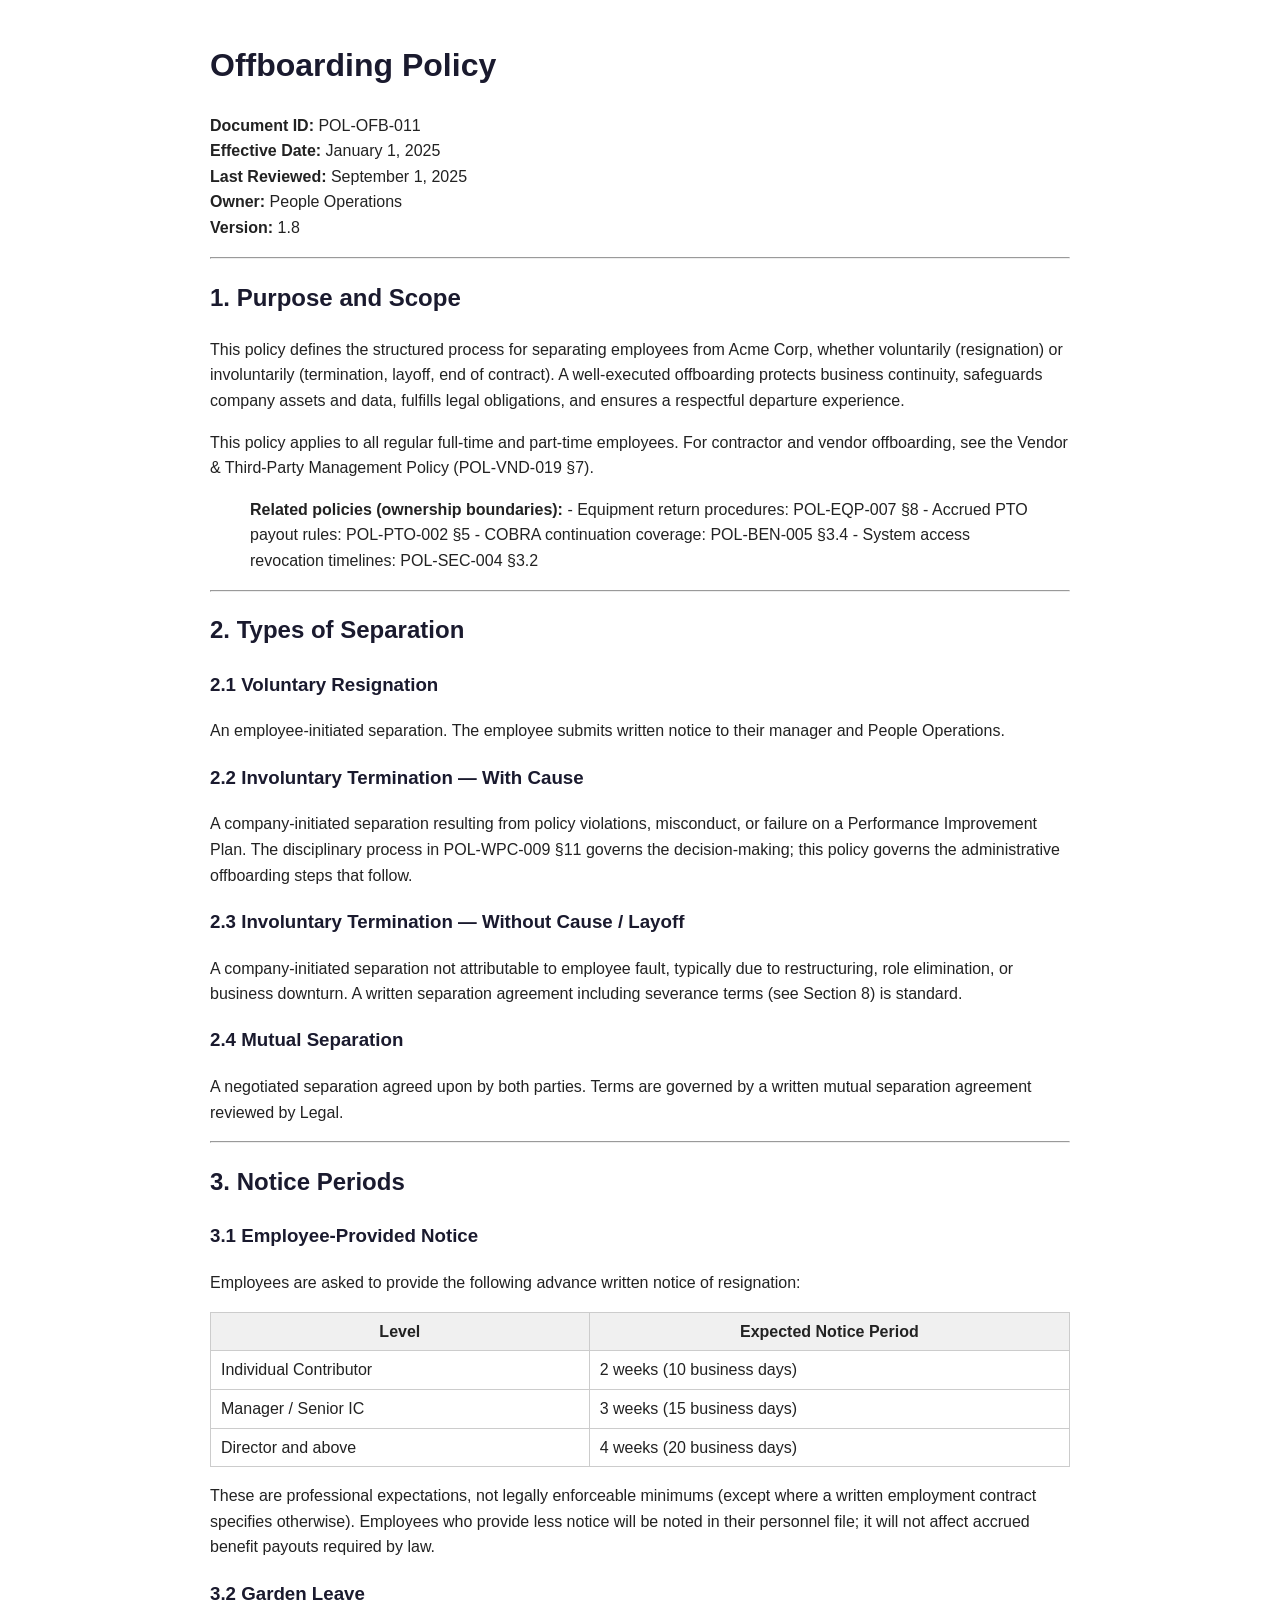
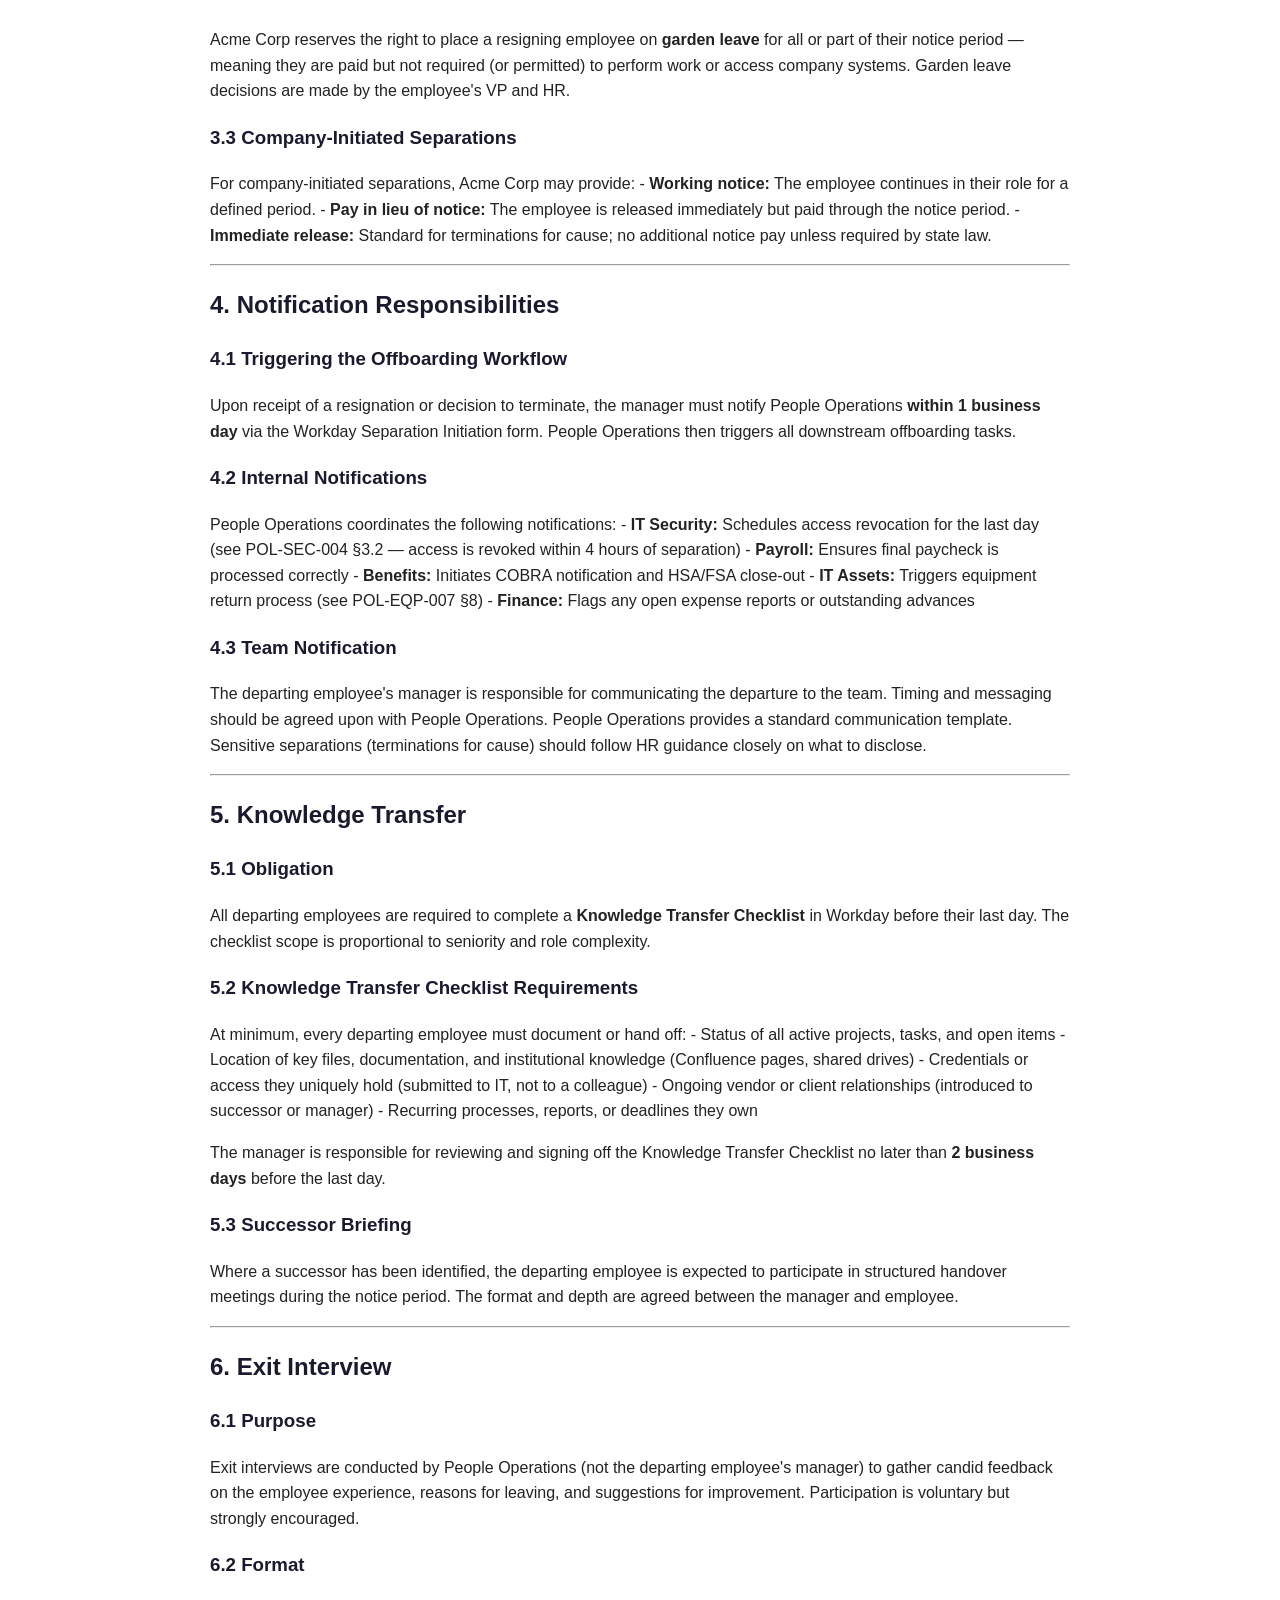
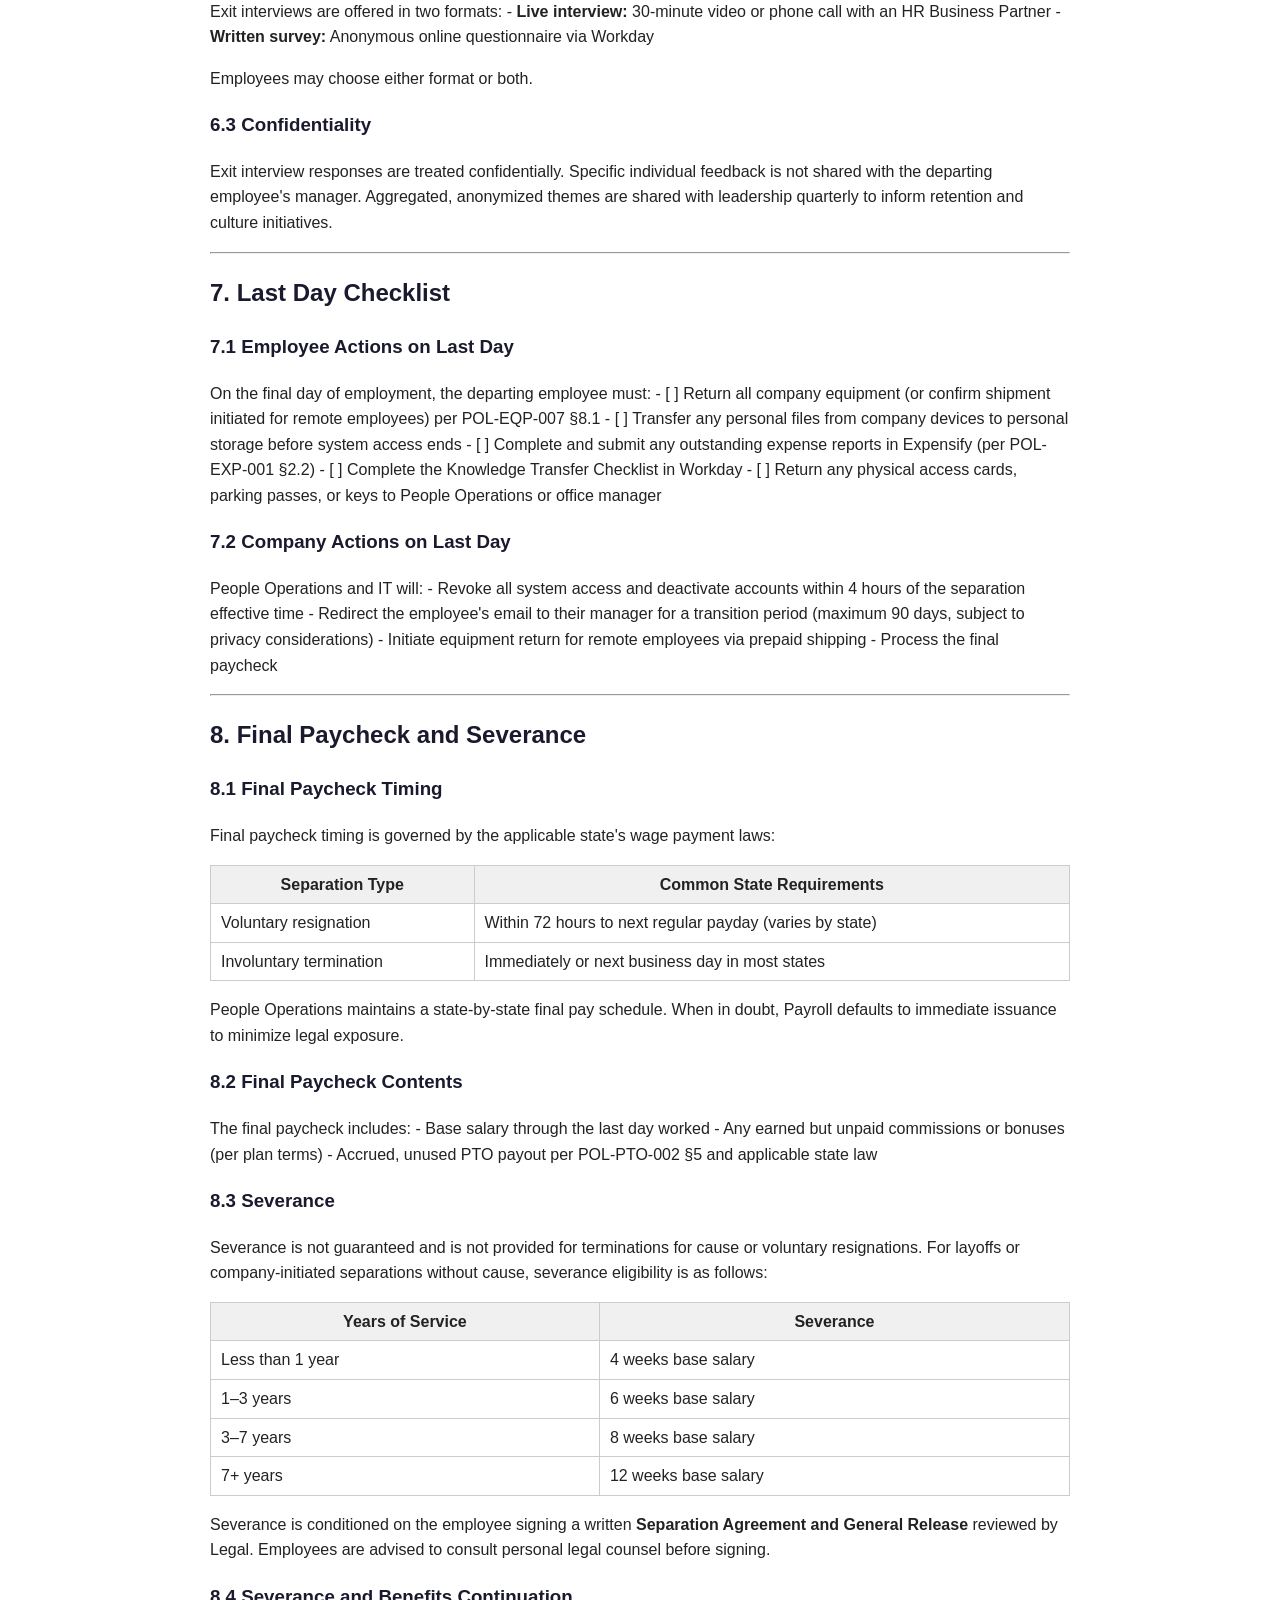
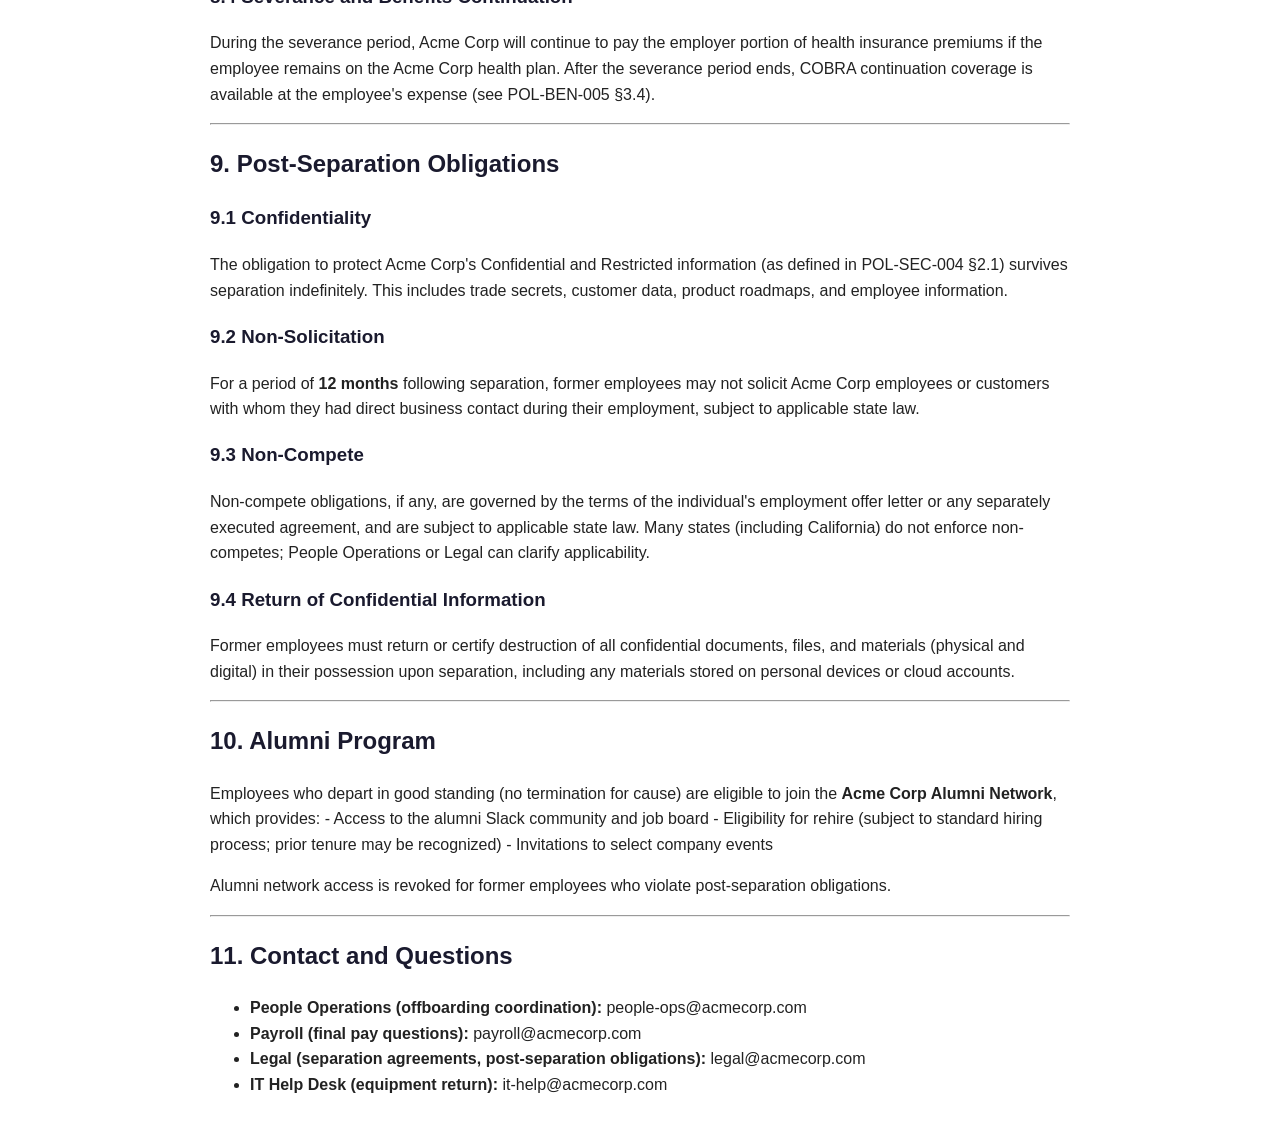
<file: data/policies/offboarding_policy.html>
<!DOCTYPE html>
<html lang="en">
<head>
  <meta charset="UTF-8">
  <title>Offboarding Policy</title>
  <style>
    body { font-family: Arial, sans-serif; max-width: 860px; margin: 40px auto; line-height: 1.6; color: #222; }
    h1, h2, h3 { color: #1a1a2e; }
    table { border-collapse: collapse; width: 100%; }
    th, td { border: 1px solid #ccc; padding: 6px 10px; }
    th { background: #f0f0f0; }
  </style>
</head>
<body>
<h1>Offboarding Policy</h1>
<p><strong>Document ID:</strong> POL-OFB-011<br />
<strong>Effective Date:</strong> January 1, 2025<br />
<strong>Last Reviewed:</strong> September 1, 2025<br />
<strong>Owner:</strong> People Operations<br />
<strong>Version:</strong> 1.8</p>
<hr />
<h2>1. Purpose and Scope</h2>
<p>This policy defines the structured process for separating employees from Acme Corp, whether voluntarily (resignation) or involuntarily (termination, layoff, end of contract). A well-executed offboarding protects business continuity, safeguards company assets and data, fulfills legal obligations, and ensures a respectful departure experience.</p>
<p>This policy applies to all regular full-time and part-time employees. For contractor and vendor offboarding, see the Vendor &amp; Third-Party Management Policy (POL-VND-019 §7).</p>
<blockquote>
<p><strong>Related policies (ownership boundaries):</strong>
- Equipment return procedures: POL-EQP-007 §8
- Accrued PTO payout rules: POL-PTO-002 §5
- COBRA continuation coverage: POL-BEN-005 §3.4
- System access revocation timelines: POL-SEC-004 §3.2</p>
</blockquote>
<hr />
<h2>2. Types of Separation</h2>
<h3>2.1 Voluntary Resignation</h3>
<p>An employee-initiated separation. The employee submits written notice to their manager and People Operations.</p>
<h3>2.2 Involuntary Termination — With Cause</h3>
<p>A company-initiated separation resulting from policy violations, misconduct, or failure on a Performance Improvement Plan. The disciplinary process in POL-WPC-009 §11 governs the decision-making; this policy governs the administrative offboarding steps that follow.</p>
<h3>2.3 Involuntary Termination — Without Cause / Layoff</h3>
<p>A company-initiated separation not attributable to employee fault, typically due to restructuring, role elimination, or business downturn. A written separation agreement including severance terms (see Section 8) is standard.</p>
<h3>2.4 Mutual Separation</h3>
<p>A negotiated separation agreed upon by both parties. Terms are governed by a written mutual separation agreement reviewed by Legal.</p>
<hr />
<h2>3. Notice Periods</h2>
<h3>3.1 Employee-Provided Notice</h3>
<p>Employees are asked to provide the following advance written notice of resignation:</p>
<table>
<thead>
<tr>
<th>Level</th>
<th>Expected Notice Period</th>
</tr>
</thead>
<tbody>
<tr>
<td>Individual Contributor</td>
<td>2 weeks (10 business days)</td>
</tr>
<tr>
<td>Manager / Senior IC</td>
<td>3 weeks (15 business days)</td>
</tr>
<tr>
<td>Director and above</td>
<td>4 weeks (20 business days)</td>
</tr>
</tbody>
</table>
<p>These are professional expectations, not legally enforceable minimums (except where a written employment contract specifies otherwise). Employees who provide less notice will be noted in their personnel file; it will not affect accrued benefit payouts required by law.</p>
<h3>3.2 Garden Leave</h3>
<p>Acme Corp reserves the right to place a resigning employee on <strong>garden leave</strong> for all or part of their notice period — meaning they are paid but not required (or permitted) to perform work or access company systems. Garden leave decisions are made by the employee's VP and HR.</p>
<h3>3.3 Company-Initiated Separations</h3>
<p>For company-initiated separations, Acme Corp may provide:
- <strong>Working notice:</strong> The employee continues in their role for a defined period.
- <strong>Pay in lieu of notice:</strong> The employee is released immediately but paid through the notice period.
- <strong>Immediate release:</strong> Standard for terminations for cause; no additional notice pay unless required by state law.</p>
<hr />
<h2>4. Notification Responsibilities</h2>
<h3>4.1 Triggering the Offboarding Workflow</h3>
<p>Upon receipt of a resignation or decision to terminate, the manager must notify People Operations <strong>within 1 business day</strong> via the Workday Separation Initiation form. People Operations then triggers all downstream offboarding tasks.</p>
<h3>4.2 Internal Notifications</h3>
<p>People Operations coordinates the following notifications:
- <strong>IT Security:</strong> Schedules access revocation for the last day (see POL-SEC-004 §3.2 — access is revoked within 4 hours of separation)
- <strong>Payroll:</strong> Ensures final paycheck is processed correctly
- <strong>Benefits:</strong> Initiates COBRA notification and HSA/FSA close-out
- <strong>IT Assets:</strong> Triggers equipment return process (see POL-EQP-007 §8)
- <strong>Finance:</strong> Flags any open expense reports or outstanding advances</p>
<h3>4.3 Team Notification</h3>
<p>The departing employee's manager is responsible for communicating the departure to the team. Timing and messaging should be agreed upon with People Operations. People Operations provides a standard communication template. Sensitive separations (terminations for cause) should follow HR guidance closely on what to disclose.</p>
<hr />
<h2>5. Knowledge Transfer</h2>
<h3>5.1 Obligation</h3>
<p>All departing employees are required to complete a <strong>Knowledge Transfer Checklist</strong> in Workday before their last day. The checklist scope is proportional to seniority and role complexity.</p>
<h3>5.2 Knowledge Transfer Checklist Requirements</h3>
<p>At minimum, every departing employee must document or hand off:
- Status of all active projects, tasks, and open items
- Location of key files, documentation, and institutional knowledge (Confluence pages, shared drives)
- Credentials or access they uniquely hold (submitted to IT, not to a colleague)
- Ongoing vendor or client relationships (introduced to successor or manager)
- Recurring processes, reports, or deadlines they own</p>
<p>The manager is responsible for reviewing and signing off the Knowledge Transfer Checklist no later than <strong>2 business days</strong> before the last day.</p>
<h3>5.3 Successor Briefing</h3>
<p>Where a successor has been identified, the departing employee is expected to participate in structured handover meetings during the notice period. The format and depth are agreed between the manager and employee.</p>
<hr />
<h2>6. Exit Interview</h2>
<h3>6.1 Purpose</h3>
<p>Exit interviews are conducted by People Operations (not the departing employee's manager) to gather candid feedback on the employee experience, reasons for leaving, and suggestions for improvement. Participation is voluntary but strongly encouraged.</p>
<h3>6.2 Format</h3>
<p>Exit interviews are offered in two formats:
- <strong>Live interview:</strong> 30-minute video or phone call with an HR Business Partner
- <strong>Written survey:</strong> Anonymous online questionnaire via Workday</p>
<p>Employees may choose either format or both.</p>
<h3>6.3 Confidentiality</h3>
<p>Exit interview responses are treated confidentially. Specific individual feedback is not shared with the departing employee's manager. Aggregated, anonymized themes are shared with leadership quarterly to inform retention and culture initiatives.</p>
<hr />
<h2>7. Last Day Checklist</h2>
<h3>7.1 Employee Actions on Last Day</h3>
<p>On the final day of employment, the departing employee must:
- [ ] Return all company equipment (or confirm shipment initiated for remote employees) per POL-EQP-007 §8.1
- [ ] Transfer any personal files from company devices to personal storage before system access ends
- [ ] Complete and submit any outstanding expense reports in Expensify (per POL-EXP-001 §2.2)
- [ ] Complete the Knowledge Transfer Checklist in Workday
- [ ] Return any physical access cards, parking passes, or keys to People Operations or office manager</p>
<h3>7.2 Company Actions on Last Day</h3>
<p>People Operations and IT will:
- Revoke all system access and deactivate accounts within 4 hours of the separation effective time
- Redirect the employee's email to their manager for a transition period (maximum 90 days, subject to privacy considerations)
- Initiate equipment return for remote employees via prepaid shipping
- Process the final paycheck</p>
<hr />
<h2>8. Final Paycheck and Severance</h2>
<h3>8.1 Final Paycheck Timing</h3>
<p>Final paycheck timing is governed by the applicable state's wage payment laws:</p>
<table>
<thead>
<tr>
<th>Separation Type</th>
<th>Common State Requirements</th>
</tr>
</thead>
<tbody>
<tr>
<td>Voluntary resignation</td>
<td>Within 72 hours to next regular payday (varies by state)</td>
</tr>
<tr>
<td>Involuntary termination</td>
<td>Immediately or next business day in most states</td>
</tr>
</tbody>
</table>
<p>People Operations maintains a state-by-state final pay schedule. When in doubt, Payroll defaults to immediate issuance to minimize legal exposure.</p>
<h3>8.2 Final Paycheck Contents</h3>
<p>The final paycheck includes:
- Base salary through the last day worked
- Any earned but unpaid commissions or bonuses (per plan terms)
- Accrued, unused PTO payout per POL-PTO-002 §5 and applicable state law</p>
<h3>8.3 Severance</h3>
<p>Severance is not guaranteed and is not provided for terminations for cause or voluntary resignations. For layoffs or company-initiated separations without cause, severance eligibility is as follows:</p>
<table>
<thead>
<tr>
<th>Years of Service</th>
<th>Severance</th>
</tr>
</thead>
<tbody>
<tr>
<td>Less than 1 year</td>
<td>4 weeks base salary</td>
</tr>
<tr>
<td>1–3 years</td>
<td>6 weeks base salary</td>
</tr>
<tr>
<td>3–7 years</td>
<td>8 weeks base salary</td>
</tr>
<tr>
<td>7+ years</td>
<td>12 weeks base salary</td>
</tr>
</tbody>
</table>
<p>Severance is conditioned on the employee signing a written <strong>Separation Agreement and General Release</strong> reviewed by Legal. Employees are advised to consult personal legal counsel before signing.</p>
<h3>8.4 Severance and Benefits Continuation</h3>
<p>During the severance period, Acme Corp will continue to pay the employer portion of health insurance premiums if the employee remains on the Acme Corp health plan. After the severance period ends, COBRA continuation coverage is available at the employee's expense (see POL-BEN-005 §3.4).</p>
<hr />
<h2>9. Post-Separation Obligations</h2>
<h3>9.1 Confidentiality</h3>
<p>The obligation to protect Acme Corp's Confidential and Restricted information (as defined in POL-SEC-004 §2.1) survives separation indefinitely. This includes trade secrets, customer data, product roadmaps, and employee information.</p>
<h3>9.2 Non-Solicitation</h3>
<p>For a period of <strong>12 months</strong> following separation, former employees may not solicit Acme Corp employees or customers with whom they had direct business contact during their employment, subject to applicable state law.</p>
<h3>9.3 Non-Compete</h3>
<p>Non-compete obligations, if any, are governed by the terms of the individual's employment offer letter or any separately executed agreement, and are subject to applicable state law. Many states (including California) do not enforce non-competes; People Operations or Legal can clarify applicability.</p>
<h3>9.4 Return of Confidential Information</h3>
<p>Former employees must return or certify destruction of all confidential documents, files, and materials (physical and digital) in their possession upon separation, including any materials stored on personal devices or cloud accounts.</p>
<hr />
<h2>10. Alumni Program</h2>
<p>Employees who depart in good standing (no termination for cause) are eligible to join the <strong>Acme Corp Alumni Network</strong>, which provides:
- Access to the alumni Slack community and job board
- Eligibility for rehire (subject to standard hiring process; prior tenure may be recognized)
- Invitations to select company events</p>
<p>Alumni network access is revoked for former employees who violate post-separation obligations.</p>
<hr />
<h2>11. Contact and Questions</h2>
<ul>
<li><strong>People Operations (offboarding coordination):</strong> people-ops@acmecorp.com</li>
<li><strong>Payroll (final pay questions):</strong> payroll@acmecorp.com</li>
<li><strong>Legal (separation agreements, post-separation obligations):</strong> legal@acmecorp.com</li>
<li><strong>IT Help Desk (equipment return):</strong> it-help@acmecorp.com</li>
</ul>
</body>
</html>
</file>
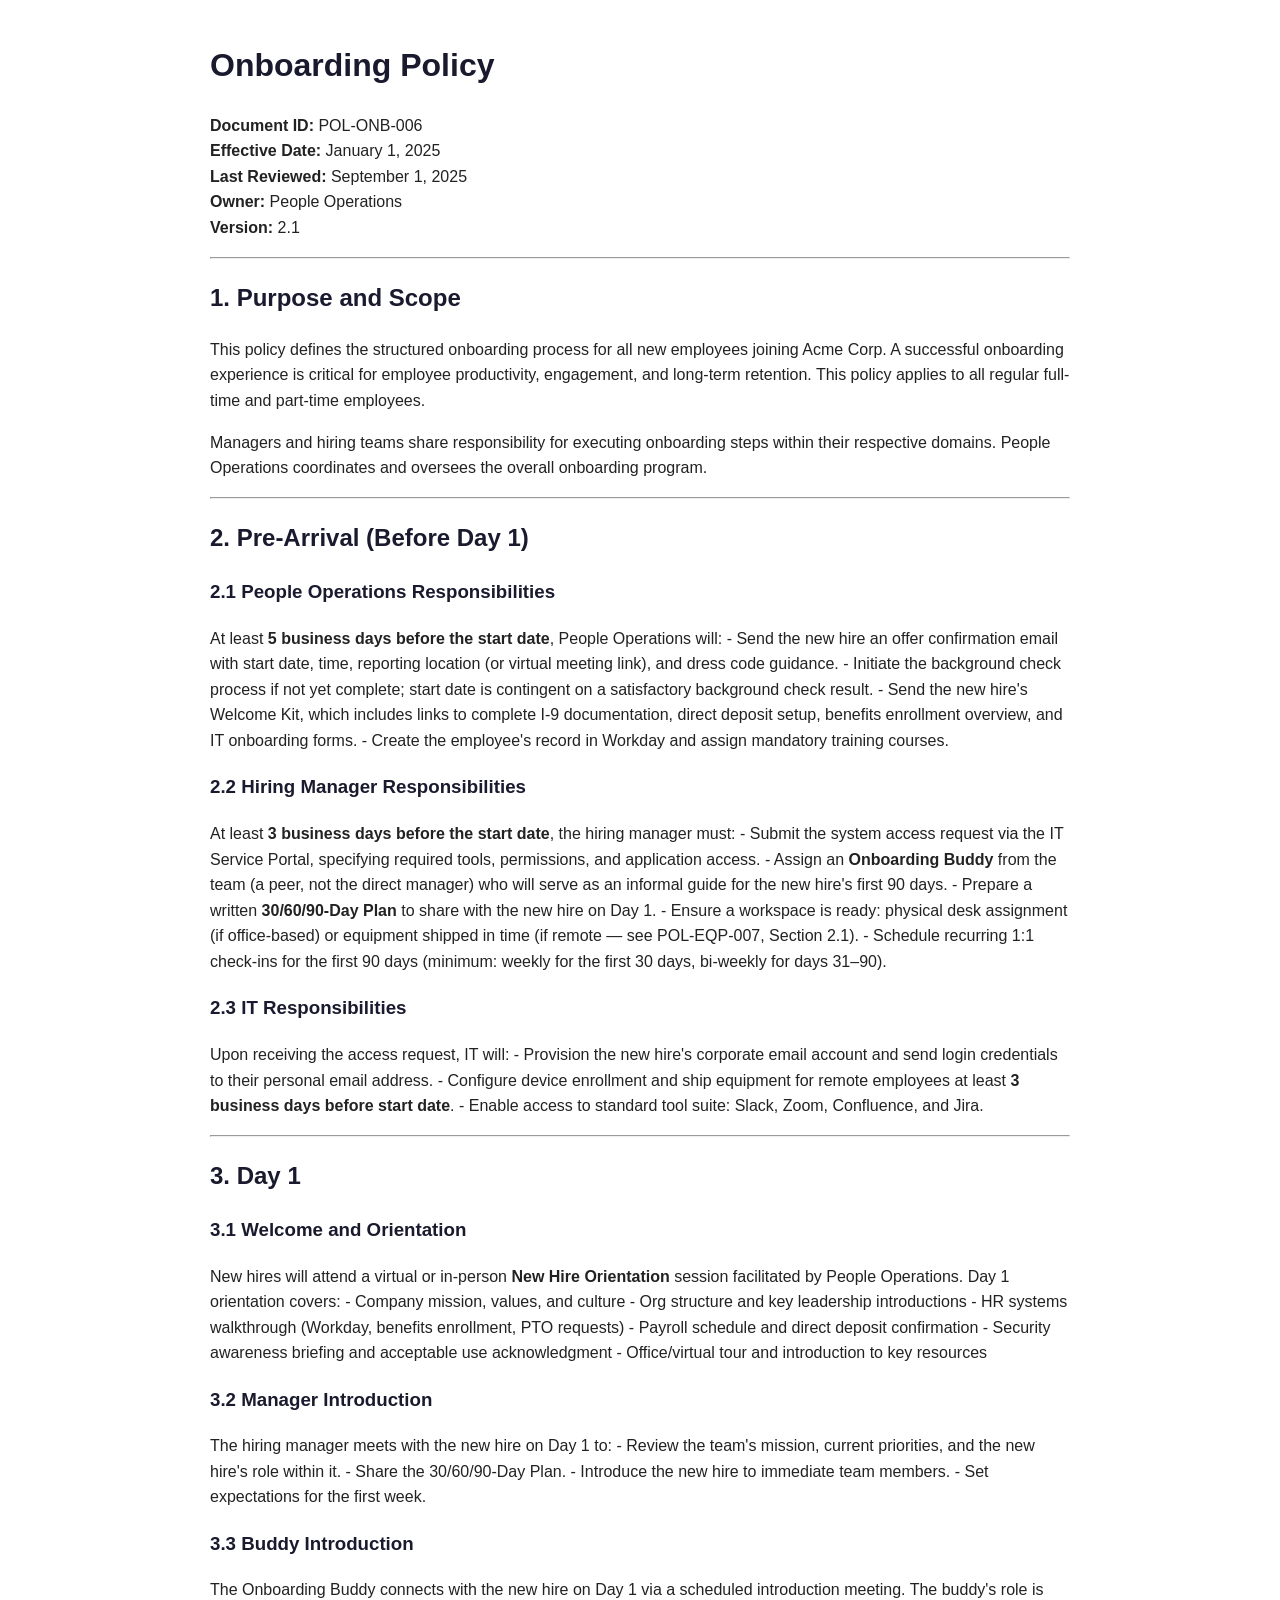
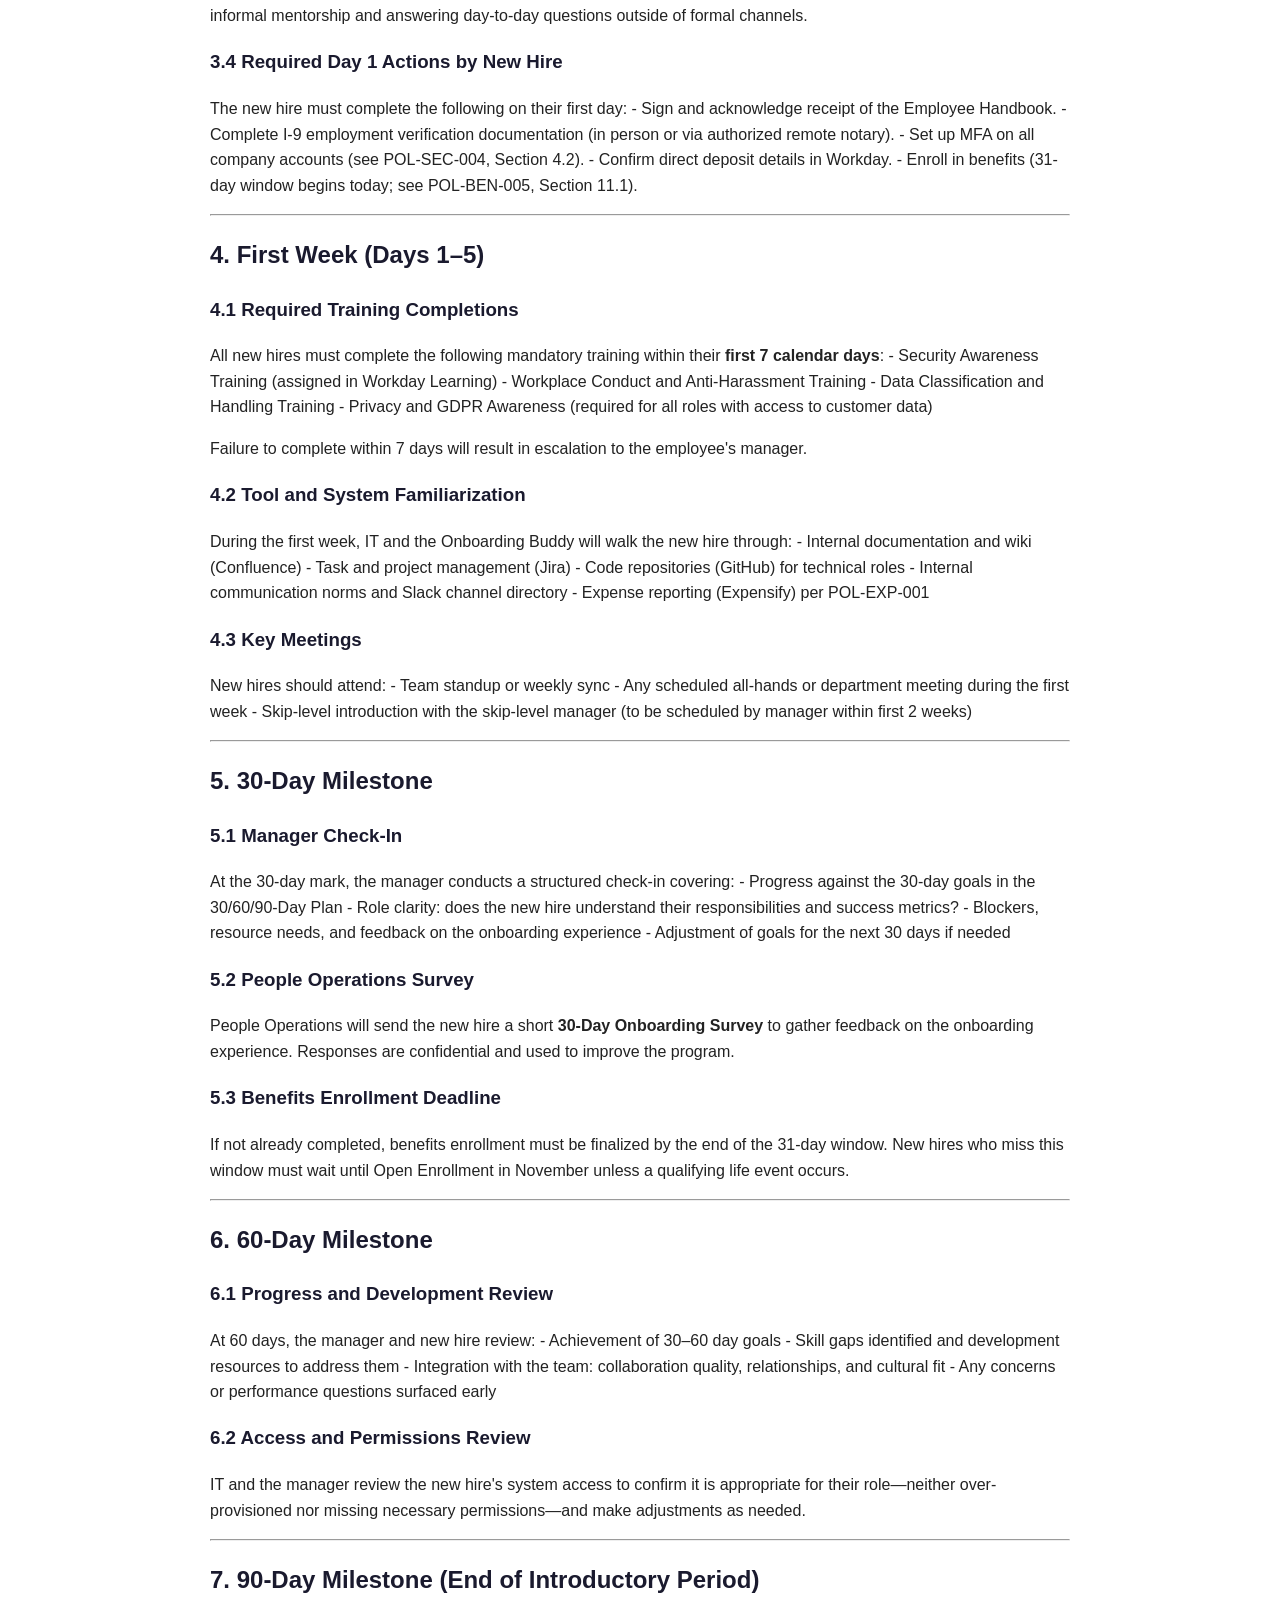
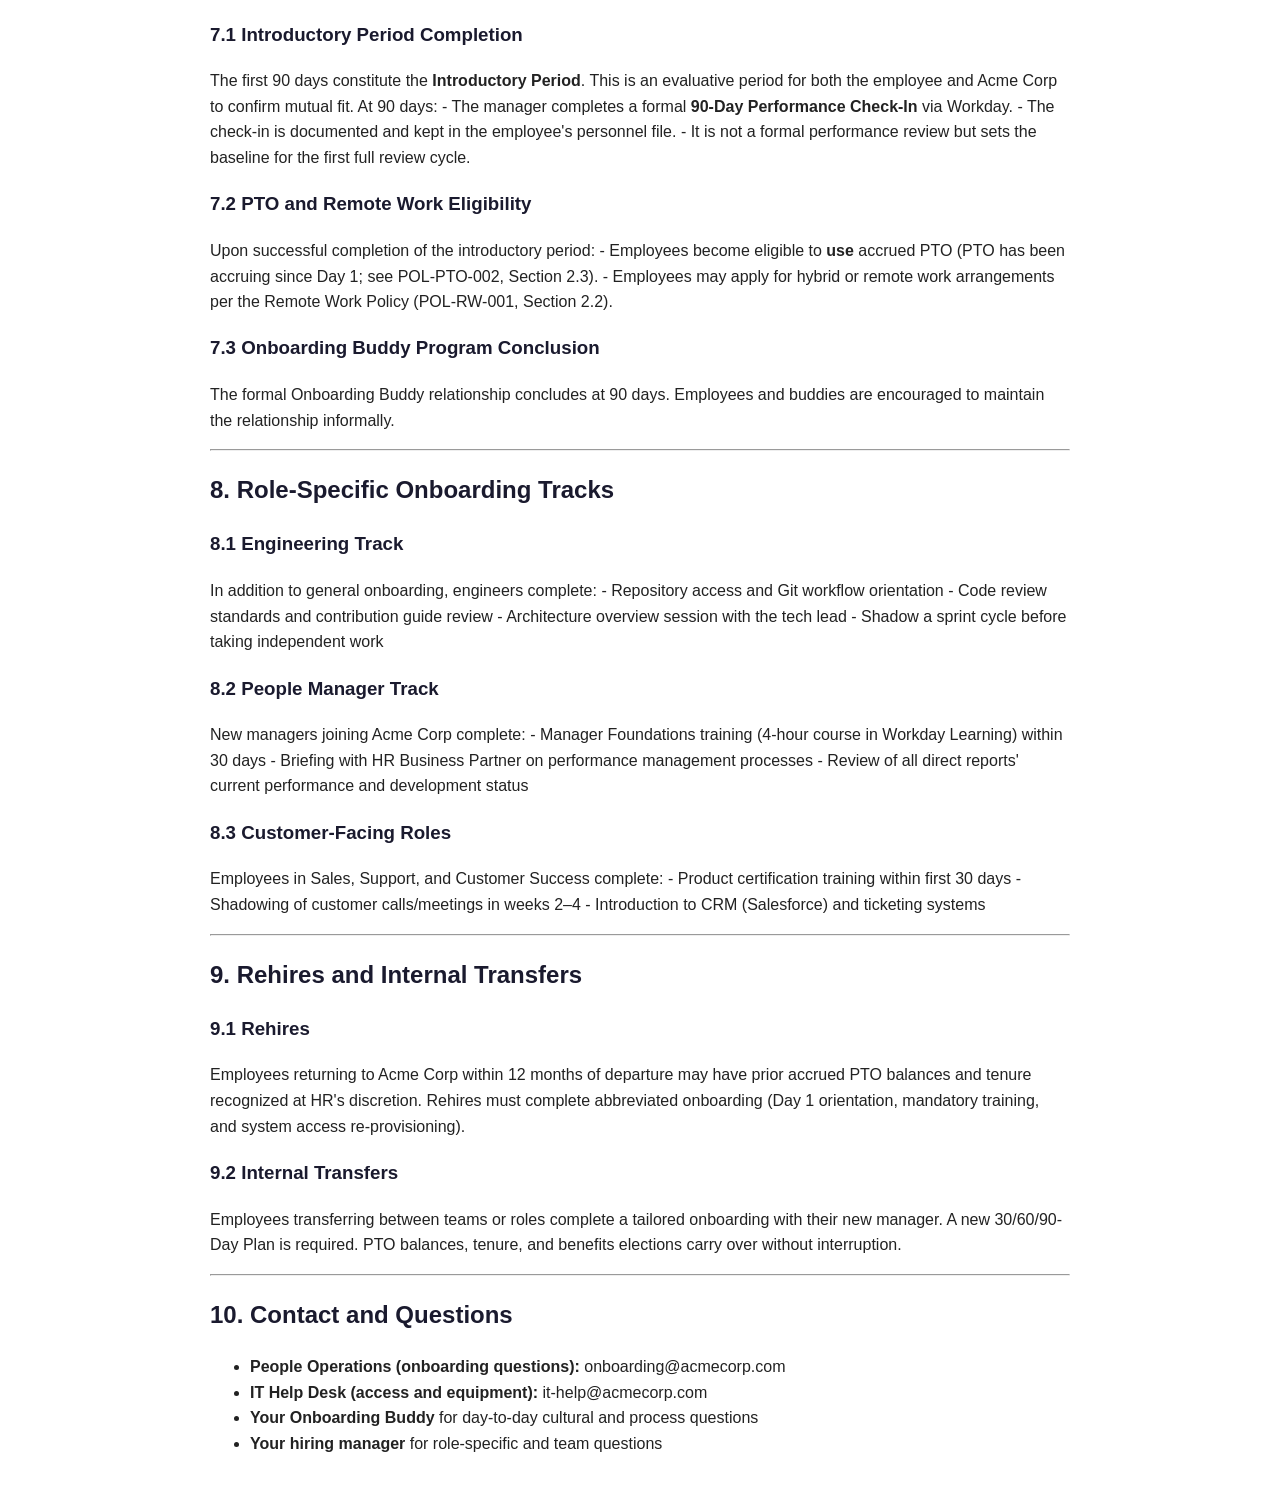
<file: data/policies/onboarding_policy.html>
<!DOCTYPE html>
<html lang="en">
<head>
  <meta charset="UTF-8">
  <title>Onboarding Policy</title>
  <style>
    body { font-family: Arial, sans-serif; max-width: 860px; margin: 40px auto; line-height: 1.6; color: #222; }
    h1, h2, h3 { color: #1a1a2e; }
    table { border-collapse: collapse; width: 100%; }
    th, td { border: 1px solid #ccc; padding: 6px 10px; }
    th { background: #f0f0f0; }
  </style>
</head>
<body>
<h1>Onboarding Policy</h1>
<p><strong>Document ID:</strong> POL-ONB-006<br />
<strong>Effective Date:</strong> January 1, 2025<br />
<strong>Last Reviewed:</strong> September 1, 2025<br />
<strong>Owner:</strong> People Operations<br />
<strong>Version:</strong> 2.1</p>
<hr />
<h2>1. Purpose and Scope</h2>
<p>This policy defines the structured onboarding process for all new employees joining Acme Corp. A successful onboarding experience is critical for employee productivity, engagement, and long-term retention. This policy applies to all regular full-time and part-time employees.</p>
<p>Managers and hiring teams share responsibility for executing onboarding steps within their respective domains. People Operations coordinates and oversees the overall onboarding program.</p>
<hr />
<h2>2. Pre-Arrival (Before Day 1)</h2>
<h3>2.1 People Operations Responsibilities</h3>
<p>At least <strong>5 business days before the start date</strong>, People Operations will:
- Send the new hire an offer confirmation email with start date, time, reporting location (or virtual meeting link), and dress code guidance.
- Initiate the background check process if not yet complete; start date is contingent on a satisfactory background check result.
- Send the new hire's Welcome Kit, which includes links to complete I-9 documentation, direct deposit setup, benefits enrollment overview, and IT onboarding forms.
- Create the employee's record in Workday and assign mandatory training courses.</p>
<h3>2.2 Hiring Manager Responsibilities</h3>
<p>At least <strong>3 business days before the start date</strong>, the hiring manager must:
- Submit the system access request via the IT Service Portal, specifying required tools, permissions, and application access.
- Assign an <strong>Onboarding Buddy</strong> from the team (a peer, not the direct manager) who will serve as an informal guide for the new hire's first 90 days.
- Prepare a written <strong>30/60/90-Day Plan</strong> to share with the new hire on Day 1.
- Ensure a workspace is ready: physical desk assignment (if office-based) or equipment shipped in time (if remote — see POL-EQP-007, Section 2.1).
- Schedule recurring 1:1 check-ins for the first 90 days (minimum: weekly for the first 30 days, bi-weekly for days 31–90).</p>
<h3>2.3 IT Responsibilities</h3>
<p>Upon receiving the access request, IT will:
- Provision the new hire's corporate email account and send login credentials to their personal email address.
- Configure device enrollment and ship equipment for remote employees at least <strong>3 business days before start date</strong>.
- Enable access to standard tool suite: Slack, Zoom, Confluence, and Jira.</p>
<hr />
<h2>3. Day 1</h2>
<h3>3.1 Welcome and Orientation</h3>
<p>New hires will attend a virtual or in-person <strong>New Hire Orientation</strong> session facilitated by People Operations. Day 1 orientation covers:
- Company mission, values, and culture
- Org structure and key leadership introductions
- HR systems walkthrough (Workday, benefits enrollment, PTO requests)
- Payroll schedule and direct deposit confirmation
- Security awareness briefing and acceptable use acknowledgment
- Office/virtual tour and introduction to key resources</p>
<h3>3.2 Manager Introduction</h3>
<p>The hiring manager meets with the new hire on Day 1 to:
- Review the team's mission, current priorities, and the new hire's role within it.
- Share the 30/60/90-Day Plan.
- Introduce the new hire to immediate team members.
- Set expectations for the first week.</p>
<h3>3.3 Buddy Introduction</h3>
<p>The Onboarding Buddy connects with the new hire on Day 1 via a scheduled introduction meeting. The buddy's role is informal mentorship and answering day-to-day questions outside of formal channels.</p>
<h3>3.4 Required Day 1 Actions by New Hire</h3>
<p>The new hire must complete the following on their first day:
- Sign and acknowledge receipt of the Employee Handbook.
- Complete I-9 employment verification documentation (in person or via authorized remote notary).
- Set up MFA on all company accounts (see POL-SEC-004, Section 4.2).
- Confirm direct deposit details in Workday.
- Enroll in benefits (31-day window begins today; see POL-BEN-005, Section 11.1).</p>
<hr />
<h2>4. First Week (Days 1–5)</h2>
<h3>4.1 Required Training Completions</h3>
<p>All new hires must complete the following mandatory training within their <strong>first 7 calendar days</strong>:
- Security Awareness Training (assigned in Workday Learning)
- Workplace Conduct and Anti-Harassment Training
- Data Classification and Handling Training
- Privacy and GDPR Awareness (required for all roles with access to customer data)</p>
<p>Failure to complete within 7 days will result in escalation to the employee's manager.</p>
<h3>4.2 Tool and System Familiarization</h3>
<p>During the first week, IT and the Onboarding Buddy will walk the new hire through:
- Internal documentation and wiki (Confluence)
- Task and project management (Jira)
- Code repositories (GitHub) for technical roles
- Internal communication norms and Slack channel directory
- Expense reporting (Expensify) per POL-EXP-001</p>
<h3>4.3 Key Meetings</h3>
<p>New hires should attend:
- Team standup or weekly sync
- Any scheduled all-hands or department meeting during the first week
- Skip-level introduction with the skip-level manager (to be scheduled by manager within first 2 weeks)</p>
<hr />
<h2>5. 30-Day Milestone</h2>
<h3>5.1 Manager Check-In</h3>
<p>At the 30-day mark, the manager conducts a structured check-in covering:
- Progress against the 30-day goals in the 30/60/90-Day Plan
- Role clarity: does the new hire understand their responsibilities and success metrics?
- Blockers, resource needs, and feedback on the onboarding experience
- Adjustment of goals for the next 30 days if needed</p>
<h3>5.2 People Operations Survey</h3>
<p>People Operations will send the new hire a short <strong>30-Day Onboarding Survey</strong> to gather feedback on the onboarding experience. Responses are confidential and used to improve the program.</p>
<h3>5.3 Benefits Enrollment Deadline</h3>
<p>If not already completed, benefits enrollment must be finalized by the end of the 31-day window. New hires who miss this window must wait until Open Enrollment in November unless a qualifying life event occurs.</p>
<hr />
<h2>6. 60-Day Milestone</h2>
<h3>6.1 Progress and Development Review</h3>
<p>At 60 days, the manager and new hire review:
- Achievement of 30–60 day goals
- Skill gaps identified and development resources to address them
- Integration with the team: collaboration quality, relationships, and cultural fit
- Any concerns or performance questions surfaced early</p>
<h3>6.2 Access and Permissions Review</h3>
<p>IT and the manager review the new hire's system access to confirm it is appropriate for their role—neither over-provisioned nor missing necessary permissions—and make adjustments as needed.</p>
<hr />
<h2>7. 90-Day Milestone (End of Introductory Period)</h2>
<h3>7.1 Introductory Period Completion</h3>
<p>The first 90 days constitute the <strong>Introductory Period</strong>. This is an evaluative period for both the employee and Acme Corp to confirm mutual fit. At 90 days:
- The manager completes a formal <strong>90-Day Performance Check-In</strong> via Workday.
- The check-in is documented and kept in the employee's personnel file.
- It is not a formal performance review but sets the baseline for the first full review cycle.</p>
<h3>7.2 PTO and Remote Work Eligibility</h3>
<p>Upon successful completion of the introductory period:
- Employees become eligible to <strong>use</strong> accrued PTO (PTO has been accruing since Day 1; see POL-PTO-002, Section 2.3).
- Employees may apply for hybrid or remote work arrangements per the Remote Work Policy (POL-RW-001, Section 2.2).</p>
<h3>7.3 Onboarding Buddy Program Conclusion</h3>
<p>The formal Onboarding Buddy relationship concludes at 90 days. Employees and buddies are encouraged to maintain the relationship informally.</p>
<hr />
<h2>8. Role-Specific Onboarding Tracks</h2>
<h3>8.1 Engineering Track</h3>
<p>In addition to general onboarding, engineers complete:
- Repository access and Git workflow orientation
- Code review standards and contribution guide review
- Architecture overview session with the tech lead
- Shadow a sprint cycle before taking independent work</p>
<h3>8.2 People Manager Track</h3>
<p>New managers joining Acme Corp complete:
- Manager Foundations training (4-hour course in Workday Learning) within 30 days
- Briefing with HR Business Partner on performance management processes
- Review of all direct reports' current performance and development status</p>
<h3>8.3 Customer-Facing Roles</h3>
<p>Employees in Sales, Support, and Customer Success complete:
- Product certification training within first 30 days
- Shadowing of customer calls/meetings in weeks 2–4
- Introduction to CRM (Salesforce) and ticketing systems</p>
<hr />
<h2>9. Rehires and Internal Transfers</h2>
<h3>9.1 Rehires</h3>
<p>Employees returning to Acme Corp within 12 months of departure may have prior accrued PTO balances and tenure recognized at HR's discretion. Rehires must complete abbreviated onboarding (Day 1 orientation, mandatory training, and system access re-provisioning).</p>
<h3>9.2 Internal Transfers</h3>
<p>Employees transferring between teams or roles complete a tailored onboarding with their new manager. A new 30/60/90-Day Plan is required. PTO balances, tenure, and benefits elections carry over without interruption.</p>
<hr />
<h2>10. Contact and Questions</h2>
<ul>
<li><strong>People Operations (onboarding questions):</strong> onboarding@acmecorp.com</li>
<li><strong>IT Help Desk (access and equipment):</strong> it-help@acmecorp.com</li>
<li><strong>Your Onboarding Buddy</strong> for day-to-day cultural and process questions</li>
<li><strong>Your hiring manager</strong> for role-specific and team questions</li>
</ul>
</body>
</html>
</file>
